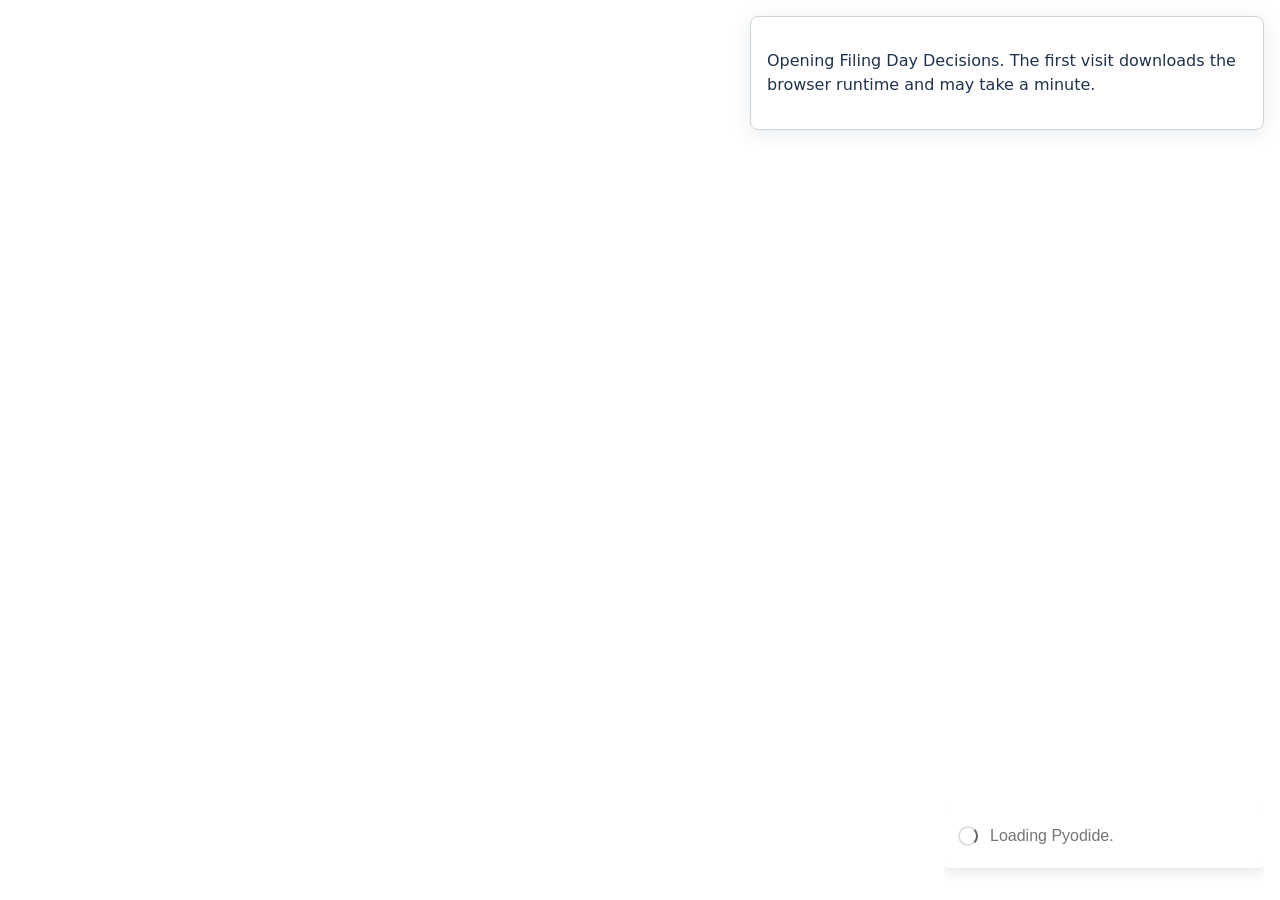
<file: index.html>
<!doctype html>
<html lang="en">
  <head>
    <meta charset="utf-8">
    <meta name="viewport" content="width=device-width,initial-scale=1">
    <title>Filing Day Decisions — browser activity</title>
    <link rel="stylesheet" href="./vendor/stlite.css">
    <style>
      #startup-notice { position: fixed; z-index: 10000; top: 1rem; right: 1rem; max-width: 30rem; padding: 1rem; border: 1px solid #ccd3db; border-radius: .5rem; background: #fff; color: #20324c; font: 1rem/1.5 system-ui, sans-serif; box-shadow: 0 4px 20px #20324c18; }
      #startup-notice[hidden], #startup-retry[hidden] { display: none; }
      #startup-retry { min-height: 44px; padding: .5rem 1rem; border: 1px solid #66768e; border-radius: .3rem; background: #fff; color: #20324c; cursor: pointer; font: inherit; }
      #startup-retry:focus-visible { outline: 2px solid #0759bf; outline-offset: 2px; }
      @media (max-width: 480px) { #startup-notice { left: 1rem; max-width: none; } }
    </style>
  </head>
  <body>
    <div id="root"></div>
    <aside id="startup-notice" role="status" aria-live="polite">
      <p id="startup-message">Opening Filing Day Decisions. The first visit downloads the browser runtime and may take a minute.</p>
      <button id="startup-retry" type="button" hidden>Retry loading</button>
    </aside>
    <noscript>This activity needs JavaScript and WebAssembly enabled.</noscript>
    <script type="module">
      const notice = document.getElementById("startup-notice");
      const message = document.getElementById("startup-message");
      const retry = document.getElementById("startup-retry");
      // Reload the current address. Never clear, replace or reconstruct progress.
      retry.addEventListener("click", () => window.location.reload());
      const offerRetry = text => {
        notice.hidden = false;
        message.textContent = text;
        retry.hidden = false;
      };
      const startupTimer = window.setTimeout(() => offerRetry("This is taking longer than expected. You can keep waiting or retry loading. Work saved in this address will be kept."), 60000);
      const ready = () => {
        if (document.querySelector(".st-key-browser_back button")) {
          window.clearTimeout(startupTimer);
          notice.hidden = true;
          observer.disconnect();
        }
      };
      const observer = new MutationObserver(ready);
      observer.observe(document.getElementById("root"), {childList: true, subtree: true});
      try {
        const { mount } = await import("./vendor/stlite.js");
        const response = await fetch("./app.json");
        if (!response.ok) throw new Error("Application files unavailable");
        const config = await response.json();
        config.pyodideUrl = new URL(config.pyodideUrl, window.location.href).href;
        config.requirements = config.requirements.map(url => new URL(url, window.location.href).href);
        const activity = mount(config, document.getElementById("root"));
        activity._kernel.addEventListener("loadError", () => {
          window.clearTimeout(startupTimer);
          offerRetry("The activity could not load. Check your connection and retry. Work saved in this address will be kept.");
        });
        ready();
      } catch (error) {
        window.clearTimeout(startupTimer);
        offerRetry("The activity could not load. Check your connection and retry. Work saved in this address will be kept.");
      }
    </script>
  </body>
</html>
</file>
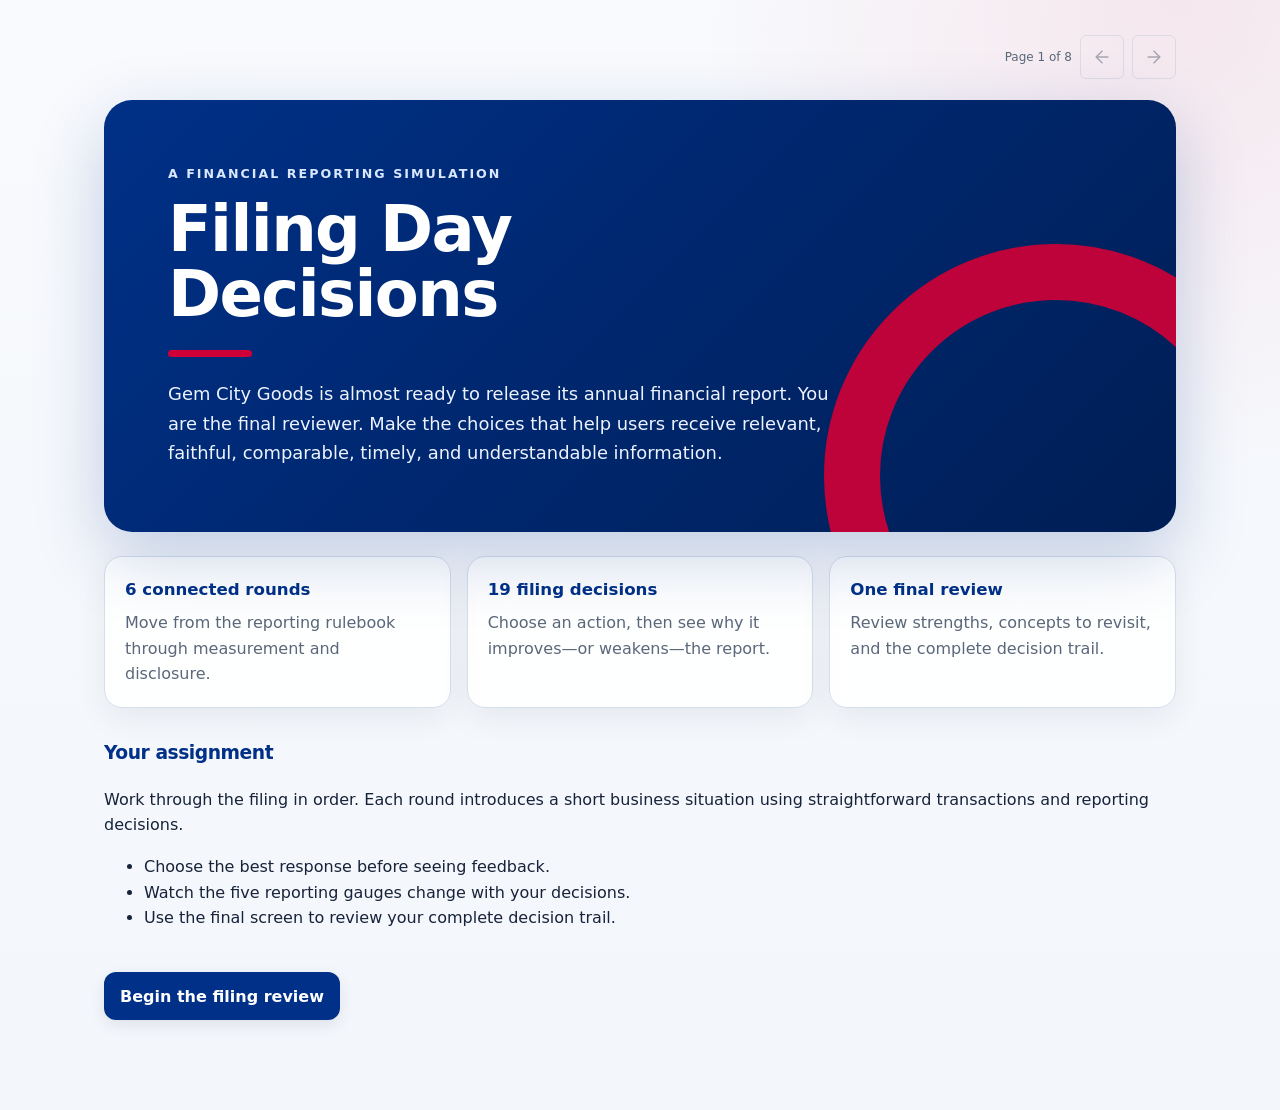
<file: js/index.html>
<!doctype html>
<html lang="en">
<head>
  <meta charset="utf-8">
  <meta name="viewport" content="width=device-width, initial-scale=1">
  <meta name="description" content="Make the financial reporting choices that help users receive relevant, faithful, comparable, timely and understandable information.">
  <meta name="theme-color" content="#003087">
  <link rel="icon" href="data:image/svg+xml,%3Csvg%20xmlns%3D%22http%3A%2F%2Fwww.w3.org%2F2000%2Fsvg%22%20viewBox%3D%220%200%2064%2064%22%3E%3Ctext%20y%3D%2252%22%20font-size%3D%2254%22%3E%F0%9F%93%91%3C%2Ftext%3E%3C%2Fsvg%3E">
  <title>Filing Day Decisions</title>
  <link rel="stylesheet" href="./original.css">
  <link rel="stylesheet" href="./style.css">
  <script type="module" src="./app.js"></script>
</head>
<body>
  <a class="skip-link" href="#lesson">Skip to activity</a>
  <main>
    <nav class="review-navigation" aria-label="Review navigation">
      <span id="page-counter"></span>
      <button id="back" type="button" aria-label="Back" title="Review the previous reached page. Earlier pages are read-only."><svg viewBox="0 0 24 24" aria-hidden="true"><path d="M19 12H5m0 0 7-7m-7 7 7 7"/></svg></button>
      <button id="forward" type="button" aria-label="Forward" title="Review the next reached page. Submit and continue to earn new rounds."><svg viewBox="0 0 24 24" aria-hidden="true"><path d="M5 12h14m0 0-7-7m7 7-7 7"/></svg></button>
    </nav>
    <div id="review-message" role="status"></div>
    <p id="save-error" class="notice warning" role="alert" hidden></p>
    <section id="lesson" tabindex="-1" aria-label="Current filing page" aria-busy="true"><p>Opening Filing Day Decisions…</p></section>
    <noscript>This activity requires JavaScript in a current browser.</noscript>
  </main>
</body>
</html>
</file>
<file: vendor/stlite.css>
@font-face{font-display:block;font-family:KaTeX_AMS;font-style:normal;font-weight:400;src:url(./assets/a79f1c3119cd700d.woff2)format("woff2"),url(./assets/1608a09b4aff30c2.woff)format("woff"),url(./assets/4aafdb685c2bf1c9.ttf)format("truetype")}@font-face{font-display:block;font-family:KaTeX_Caligraphic;font-style:normal;font-weight:700;src:url(./assets/ec17d132645b2c86.woff2)format("woff2"),url(./assets/b67709187bb0654a.woff)format("woff"),url(./assets/cce5b8ecea35407a.ttf)format("truetype")}@font-face{font-display:block;font-family:KaTeX_Caligraphic;font-style:normal;font-weight:400;src:url(./assets/55fac25845c12663.woff2)format("woff2"),url(./assets/dad44a7fc678e2ca.woff)format("woff"),url(./assets/07ef19e7b06429d4.ttf)format("truetype")}@font-face{font-display:block;font-family:KaTeX_Fraktur;font-style:normal;font-weight:700;src:url(./assets/d42a5579b0283025.woff2)format("woff2"),url(./assets/9f256b8593ce632e.woff)format("woff"),url(./assets/b18f59e1d1359581.ttf)format("truetype")}@font-face{font-display:block;font-family:KaTeX_Fraktur;font-style:normal;font-weight:400;src:url(./assets/d3c882a649b3f4fa.woff2)format("woff2"),url(./assets/7c1871215eef4da8.woff)format("woff"),url(./assets/ed38e79f5799ceca.ttf)format("truetype")}@font-face{font-display:block;font-family:KaTeX_Main;font-style:normal;font-weight:700;src:url(./assets/c3fb5ac22fd413f2.woff2)format("woff2"),url(./assets/d181c4650dd0c0fe.woff)format("woff"),url(./assets/b74a1a8b2c5d73c2.ttf)format("truetype")}@font-face{font-display:block;font-family:KaTeX_Main;font-style:italic;font-weight:700;src:url(./assets/6f2bb1dff24614a5.woff2)format("woff2"),url(./assets/e3f82f9d2724733a.woff)format("woff"),url(./assets/70d8b0a530ab8484.ttf)format("truetype")}@font-face{font-display:block;font-family:KaTeX_Main;font-style:italic;font-weight:400;src:url(./assets/8916142bec8821e7.woff2)format("woff2"),url(./assets/9024d815ba48fa55.woff)format("woff"),url(./assets/47373d1e512354bb.ttf)format("truetype")}@font-face{font-display:block;font-family:KaTeX_Main;font-style:normal;font-weight:400;src:url(./assets/0462f03bdf9d9e26.woff2)format("woff2"),url(./assets/7f51fe034014000e.woff)format("woff"),url(./assets/b7f8fe9b5f78a977.ttf)format("truetype")}@font-face{font-display:block;font-family:KaTeX_Math;font-style:italic;font-weight:700;src:url(./assets/572d331f69425f62.woff2)format("woff2"),url(./assets/f1035d8d5d945108.woff)format("woff"),url(./assets/a879cf8383e22737.ttf)format("truetype")}@font-face{font-display:block;font-family:KaTeX_Math;font-style:italic;font-weight:400;src:url(./assets/f28c23acad0b6d75.woff2)format("woff2"),url(./assets/5295ba483ad9f51a.woff)format("woff"),url(./assets/939bc64440a13865.ttf)format("truetype")}@font-face{font-display:block;font-family:KaTeX_SansSerif;font-style:normal;font-weight:700;src:url(./assets/8c5b5494b63adb73.woff2)format("woff2"),url(./assets/bf59d231c34de257.woff)format("woff"),url(./assets/94e1e8dc5ff5d517.ttf)format("truetype")}@font-face{font-display:block;font-family:KaTeX_SansSerif;font-style:italic;font-weight:400;src:url(./assets/3b1e59b3ba055bda.woff2)format("woff2"),url(./assets/7c9bc82b17fa2586.woff)format("woff"),url(./assets/b4c20c84d8259773.ttf)format("truetype")}@font-face{font-display:block;font-family:KaTeX_SansSerif;font-style:normal;font-weight:400;src:url(./assets/ba21ed5f8468b2b7.woff2)format("woff2"),url(./assets/740484788f643b19.woff)format("woff"),url(./assets/d4d7ba480428fe6e.ttf)format("truetype")}@font-face{font-display:block;font-family:KaTeX_Script;font-style:normal;font-weight:400;src:url(./assets/03e9641d6f9e9223.woff2)format("woff2"),url(./assets/0750571032beef1a.woff)format("woff"),url(./assets/fe9cbbe1a0f37727.ttf)format("truetype")}@font-face{font-display:block;font-family:KaTeX_Size1;font-style:normal;font-weight:400;src:url(./assets/eae34984b3dc1874.woff2)format("woff2"),url(./assets/e1e279cbdd2feecd.woff)format("woff"),url(./assets/fabc004aab10cb40.ttf)format("truetype")}@font-face{font-display:block;font-family:KaTeX_Size2;font-style:normal;font-weight:400;src:url(./assets/5916a24fa3ab2b17.woff2)format("woff2"),url(./assets/577270225ea69a74.woff)format("woff"),url(./assets/d6b476ecd3949434.ttf)format("truetype")}@font-face{font-display:block;font-family:KaTeX_Size3;font-style:normal;font-weight:400;src:url(./assets/b4230e7e83f57db8.woff2)format("woff2"),url(./assets/9acaf01c6476f53a.woff)format("woff"),url(./assets/a144ef5840bbd063.ttf)format("truetype")}@font-face{font-display:block;font-family:KaTeX_Size4;font-style:normal;font-weight:400;src:url(./assets/10d95fd3a2a3c8c5.woff2)format("woff2"),url(./assets/7a996c9da2ec18e6.woff)format("woff"),url(./assets/fbccdabe0ae624b8.ttf)format("truetype")}@font-face{font-display:block;font-family:KaTeX_Typewriter;font-style:normal;font-weight:400;src:url(./assets/a8709e36220dee77.woff2)format("woff2"),url(./assets/6258592bdc9387b6.woff)format("woff"),url(./assets/d97aaf4a1ebf38b0.ttf)format("truetype")}.katex{text-indent:0;text-rendering:auto;font:1.21em/1.2 KaTeX_Main,Times New Roman,serif;position:relative}.katex *{border-color:currentColor;-ms-high-contrast-adjust:none!important}.katex .katex-version:after{content:"0.16.47"}.katex .katex-mathml{clip-path:inset(50%);border:0;width:1px;height:1px;padding:0;position:absolute;overflow:hidden}.katex .katex-html>.newline{display:block}.katex .base{white-space:nowrap;width:min-content;position:relative}.katex .base,.katex .strut{display:inline-block}.katex .textbf{font-weight:700}.katex .textit{font-style:italic}.katex .textrm{font-family:KaTeX_Main}.katex .textsf{font-family:KaTeX_SansSerif}.katex .texttt{font-family:KaTeX_Typewriter}.katex .mathnormal{font-family:KaTeX_Math;font-style:italic}.katex .mathit{font-family:KaTeX_Main;font-style:italic}.katex .mathrm{font-style:normal}.katex .mathbf{font-family:KaTeX_Main;font-weight:700}.katex .boldsymbol{font-family:KaTeX_Math;font-style:italic;font-weight:700}.katex .amsrm,.katex .mathbb,.katex .textbb{font-family:KaTeX_AMS}.katex .mathcal{font-family:KaTeX_Caligraphic}.katex .mathfrak,.katex .textfrak{font-family:KaTeX_Fraktur}.katex .mathboldfrak,.katex .textboldfrak{font-family:KaTeX_Fraktur;font-weight:700}.katex .mathtt{font-family:KaTeX_Typewriter}.katex .mathscr,.katex .textscr{font-family:KaTeX_Script}.katex .mathsf,.katex .textsf{font-family:KaTeX_SansSerif}.katex .mathboldsf,.katex .textboldsf{font-family:KaTeX_SansSerif;font-weight:700}.katex .mathitsf,.katex .mathsfit,.katex .textitsf{font-family:KaTeX_SansSerif;font-style:italic}.katex .mainrm{font-family:KaTeX_Main;font-style:normal}.katex .vlist-t{border-collapse:collapse;table-layout:fixed;display:inline-table}.katex .vlist-r{display:table-row}.katex .vlist{vertical-align:bottom;display:table-cell;position:relative}.katex .vlist>span{height:0;display:block;position:relative}.katex .vlist>span>span{display:inline-block}.katex .vlist>span>.pstrut{width:0;overflow:hidden}.katex .vlist-t2{margin-right:-2px}.katex .vlist-s{vertical-align:bottom;width:2px;min-width:2px;font-size:1px;display:table-cell}.katex .vbox{flex-direction:column;align-items:baseline;display:inline-flex}.katex .hbox{width:100%}.katex .hbox,.katex .thinbox{flex-direction:row;display:inline-flex}.katex .thinbox{width:0;max-width:0}.katex .msupsub{text-align:left}.katex .mfrac>span>span{text-align:center}.katex .mfrac .frac-line{border-bottom-style:solid;width:100%;display:inline-block}.katex .hdashline,.katex .hline,.katex .mfrac .frac-line,.katex .overline .overline-line,.katex .rule,.katex .underline .underline-line{min-height:1px}.katex .mspace{display:inline-block}.katex .smash{line-height:0;display:inline}.katex .clap,.katex .llap,.katex .rlap{width:0;position:relative}.katex .clap>.inner,.katex .llap>.inner,.katex .rlap>.inner{position:absolute}.katex .clap>.fix,.katex .llap>.fix,.katex .rlap>.fix{display:inline-block}.katex .llap>.inner{right:0}.katex .clap>.inner,.katex .rlap>.inner{left:0}.katex .clap>.inner>span{margin-left:-50%;margin-right:50%}.katex .rule{border:0 solid;display:inline-block;position:relative}.katex .hline,.katex .overline .overline-line,.katex .underline .underline-line{border-bottom-style:solid;width:100%;display:inline-block}.katex .hdashline{border-bottom-style:dashed;width:100%;display:inline-block}.katex .sqrt>.root{margin-left:.277778em;margin-right:-.555556em}.katex .fontsize-ensurer.reset-size1.size1,.katex .sizing.reset-size1.size1{font-size:1em}.katex .fontsize-ensurer.reset-size1.size2,.katex .sizing.reset-size1.size2{font-size:1.2em}.katex .fontsize-ensurer.reset-size1.size3,.katex .sizing.reset-size1.size3{font-size:1.4em}.katex .fontsize-ensurer.reset-size1.size4,.katex .sizing.reset-size1.size4{font-size:1.6em}.katex .fontsize-ensurer.reset-size1.size5,.katex .sizing.reset-size1.size5{font-size:1.8em}.katex .fontsize-ensurer.reset-size1.size6,.katex .sizing.reset-size1.size6{font-size:2em}.katex .fontsize-ensurer.reset-size1.size7,.katex .sizing.reset-size1.size7{font-size:2.4em}.katex .fontsize-ensurer.reset-size1.size8,.katex .sizing.reset-size1.size8{font-size:2.88em}.katex .fontsize-ensurer.reset-size1.size9,.katex .sizing.reset-size1.size9{font-size:3.456em}.katex .fontsize-ensurer.reset-size1.size10,.katex .sizing.reset-size1.size10{font-size:4.148em}.katex .fontsize-ensurer.reset-size1.size11,.katex .sizing.reset-size1.size11{font-size:4.976em}.katex .fontsize-ensurer.reset-size2.size1,.katex .sizing.reset-size2.size1{font-size:.833333em}.katex .fontsize-ensurer.reset-size2.size2,.katex .sizing.reset-size2.size2{font-size:1em}.katex .fontsize-ensurer.reset-size2.size3,.katex .sizing.reset-size2.size3{font-size:1.16667em}.katex .fontsize-ensurer.reset-size2.size4,.katex .sizing.reset-size2.size4{font-size:1.33333em}.katex .fontsize-ensurer.reset-size2.size5,.katex .sizing.reset-size2.size5{font-size:1.5em}.katex .fontsize-ensurer.reset-size2.size6,.katex .sizing.reset-size2.size6{font-size:1.66667em}.katex .fontsize-ensurer.reset-size2.size7,.katex .sizing.reset-size2.size7{font-size:2em}.katex .fontsize-ensurer.reset-size2.size8,.katex .sizing.reset-size2.size8{font-size:2.4em}.katex .fontsize-ensurer.reset-size2.size9,.katex .sizing.reset-size2.size9{font-size:2.88em}.katex .fontsize-ensurer.reset-size2.size10,.katex .sizing.reset-size2.size10{font-size:3.45667em}.katex .fontsize-ensurer.reset-size2.size11,.katex .sizing.reset-size2.size11{font-size:4.14667em}.katex .fontsize-ensurer.reset-size3.size1,.katex .sizing.reset-size3.size1{font-size:.714286em}.katex .fontsize-ensurer.reset-size3.size2,.katex .sizing.reset-size3.size2{font-size:.857143em}.katex .fontsize-ensurer.reset-size3.size3,.katex .sizing.reset-size3.size3{font-size:1em}.katex .fontsize-ensurer.reset-size3.size4,.katex .sizing.reset-size3.size4{font-size:1.14286em}.katex .fontsize-ensurer.reset-size3.size5,.katex .sizing.reset-size3.size5{font-size:1.28571em}.katex .fontsize-ensurer.reset-size3.size6,.katex .sizing.reset-size3.size6{font-size:1.42857em}.katex .fontsize-ensurer.reset-size3.size7,.katex .sizing.reset-size3.size7{font-size:1.71429em}.katex .fontsize-ensurer.reset-size3.size8,.katex .sizing.reset-size3.size8{font-size:2.05714em}.katex .fontsize-ensurer.reset-size3.size9,.katex .sizing.reset-size3.size9{font-size:2.46857em}.katex .fontsize-ensurer.reset-size3.size10,.katex .sizing.reset-size3.size10{font-size:2.96286em}.katex .fontsize-ensurer.reset-size3.size11,.katex .sizing.reset-size3.size11{font-size:3.55429em}.katex .fontsize-ensurer.reset-size4.size1,.katex .sizing.reset-size4.size1{font-size:.625em}.katex .fontsize-ensurer.reset-size4.size2,.katex .sizing.reset-size4.size2{font-size:.75em}.katex .fontsize-ensurer.reset-size4.size3,.katex .sizing.reset-size4.size3{font-size:.875em}.katex .fontsize-ensurer.reset-size4.size4,.katex .sizing.reset-size4.size4{font-size:1em}.katex .fontsize-ensurer.reset-size4.size5,.katex .sizing.reset-size4.size5{font-size:1.125em}.katex .fontsize-ensurer.reset-size4.size6,.katex .sizing.reset-size4.size6{font-size:1.25em}.katex .fontsize-ensurer.reset-size4.size7,.katex .sizing.reset-size4.size7{font-size:1.5em}.katex .fontsize-ensurer.reset-size4.size8,.katex .sizing.reset-size4.size8{font-size:1.8em}.katex .fontsize-ensurer.reset-size4.size9,.katex .sizing.reset-size4.size9{font-size:2.16em}.katex .fontsize-ensurer.reset-size4.size10,.katex .sizing.reset-size4.size10{font-size:2.5925em}.katex .fontsize-ensurer.reset-size4.size11,.katex .sizing.reset-size4.size11{font-size:3.11em}.katex .fontsize-ensurer.reset-size5.size1,.katex .sizing.reset-size5.size1{font-size:.555556em}.katex .fontsize-ensurer.reset-size5.size2,.katex .sizing.reset-size5.size2{font-size:.666667em}.katex .fontsize-ensurer.reset-size5.size3,.katex .sizing.reset-size5.size3{font-size:.777778em}.katex .fontsize-ensurer.reset-size5.size4,.katex .sizing.reset-size5.size4{font-size:.888889em}.katex .fontsize-ensurer.reset-size5.size5,.katex .sizing.reset-size5.size5{font-size:1em}.katex .fontsize-ensurer.reset-size5.size6,.katex .sizing.reset-size5.size6{font-size:1.11111em}.katex .fontsize-ensurer.reset-size5.size7,.katex .sizing.reset-size5.size7{font-size:1.33333em}.katex .fontsize-ensurer.reset-size5.size8,.katex .sizing.reset-size5.size8{font-size:1.6em}.katex .fontsize-ensurer.reset-size5.size9,.katex .sizing.reset-size5.size9{font-size:1.92em}.katex .fontsize-ensurer.reset-size5.size10,.katex .sizing.reset-size5.size10{font-size:2.30444em}.katex .fontsize-ensurer.reset-size5.size11,.katex .sizing.reset-size5.size11{font-size:2.76444em}.katex .fontsize-ensurer.reset-size6.size1,.katex .sizing.reset-size6.size1{font-size:.5em}.katex .fontsize-ensurer.reset-size6.size2,.katex .sizing.reset-size6.size2{font-size:.6em}.katex .fontsize-ensurer.reset-size6.size3,.katex .sizing.reset-size6.size3{font-size:.7em}.katex .fontsize-ensurer.reset-size6.size4,.katex .sizing.reset-size6.size4{font-size:.8em}.katex .fontsize-ensurer.reset-size6.size5,.katex .sizing.reset-size6.size5{font-size:.9em}.katex .fontsize-ensurer.reset-size6.size6,.katex .sizing.reset-size6.size6{font-size:1em}.katex .fontsize-ensurer.reset-size6.size7,.katex .sizing.reset-size6.size7{font-size:1.2em}.katex .fontsize-ensurer.reset-size6.size8,.katex .sizing.reset-size6.size8{font-size:1.44em}.katex .fontsize-ensurer.reset-size6.size9,.katex .sizing.reset-size6.size9{font-size:1.728em}.katex .fontsize-ensurer.reset-size6.size10,.katex .sizing.reset-size6.size10{font-size:2.074em}.katex .fontsize-ensurer.reset-size6.size11,.katex .sizing.reset-size6.size11{font-size:2.488em}.katex .fontsize-ensurer.reset-size7.size1,.katex .sizing.reset-size7.size1{font-size:.416667em}.katex .fontsize-ensurer.reset-size7.size2,.katex .sizing.reset-size7.size2{font-size:.5em}.katex .fontsize-ensurer.reset-size7.size3,.katex .sizing.reset-size7.size3{font-size:.583333em}.katex .fontsize-ensurer.reset-size7.size4,.katex .sizing.reset-size7.size4{font-size:.666667em}.katex .fontsize-ensurer.reset-size7.size5,.katex .sizing.reset-size7.size5{font-size:.75em}.katex .fontsize-ensurer.reset-size7.size6,.katex .sizing.reset-size7.size6{font-size:.833333em}.katex .fontsize-ensurer.reset-size7.size7,.katex .sizing.reset-size7.size7{font-size:1em}.katex .fontsize-ensurer.reset-size7.size8,.katex .sizing.reset-size7.size8{font-size:1.2em}.katex .fontsize-ensurer.reset-size7.size9,.katex .sizing.reset-size7.size9{font-size:1.44em}.katex .fontsize-ensurer.reset-size7.size10,.katex .sizing.reset-size7.size10{font-size:1.72833em}.katex .fontsize-ensurer.reset-size7.size11,.katex .sizing.reset-size7.size11{font-size:2.07333em}.katex .fontsize-ensurer.reset-size8.size1,.katex .sizing.reset-size8.size1{font-size:.347222em}.katex .fontsize-ensurer.reset-size8.size2,.katex .sizing.reset-size8.size2{font-size:.416667em}.katex .fontsize-ensurer.reset-size8.size3,.katex .sizing.reset-size8.size3{font-size:.486111em}.katex .fontsize-ensurer.reset-size8.size4,.katex .sizing.reset-size8.size4{font-size:.555556em}.katex .fontsize-ensurer.reset-size8.size5,.katex .sizing.reset-size8.size5{font-size:.625em}.katex .fontsize-ensurer.reset-size8.size6,.katex .sizing.reset-size8.size6{font-size:.694444em}.katex .fontsize-ensurer.reset-size8.size7,.katex .sizing.reset-size8.size7{font-size:.833333em}.katex .fontsize-ensurer.reset-size8.size8,.katex .sizing.reset-size8.size8{font-size:1em}.katex .fontsize-ensurer.reset-size8.size9,.katex .sizing.reset-size8.size9{font-size:1.2em}.katex .fontsize-ensurer.reset-size8.size10,.katex .sizing.reset-size8.size10{font-size:1.44028em}.katex .fontsize-ensurer.reset-size8.size11,.katex .sizing.reset-size8.size11{font-size:1.72778em}.katex .fontsize-ensurer.reset-size9.size1,.katex .sizing.reset-size9.size1{font-size:.289352em}.katex .fontsize-ensurer.reset-size9.size2,.katex .sizing.reset-size9.size2{font-size:.347222em}.katex .fontsize-ensurer.reset-size9.size3,.katex .sizing.reset-size9.size3{font-size:.405093em}.katex .fontsize-ensurer.reset-size9.size4,.katex .sizing.reset-size9.size4{font-size:.462963em}.katex .fontsize-ensurer.reset-size9.size5,.katex .sizing.reset-size9.size5{font-size:.520833em}.katex .fontsize-ensurer.reset-size9.size6,.katex .sizing.reset-size9.size6{font-size:.578704em}.katex .fontsize-ensurer.reset-size9.size7,.katex .sizing.reset-size9.size7{font-size:.694444em}.katex .fontsize-ensurer.reset-size9.size8,.katex .sizing.reset-size9.size8{font-size:.833333em}.katex .fontsize-ensurer.reset-size9.size9,.katex .sizing.reset-size9.size9{font-size:1em}.katex .fontsize-ensurer.reset-size9.size10,.katex .sizing.reset-size9.size10{font-size:1.20023em}.katex .fontsize-ensurer.reset-size9.size11,.katex .sizing.reset-size9.size11{font-size:1.43981em}.katex .fontsize-ensurer.reset-size10.size1,.katex .sizing.reset-size10.size1{font-size:.24108em}.katex .fontsize-ensurer.reset-size10.size2,.katex .sizing.reset-size10.size2{font-size:.289296em}.katex .fontsize-ensurer.reset-size10.size3,.katex .sizing.reset-size10.size3{font-size:.337512em}.katex .fontsize-ensurer.reset-size10.size4,.katex .sizing.reset-size10.size4{font-size:.385728em}.katex .fontsize-ensurer.reset-size10.size5,.katex .sizing.reset-size10.size5{font-size:.433944em}.katex .fontsize-ensurer.reset-size10.size6,.katex .sizing.reset-size10.size6{font-size:.48216em}.katex .fontsize-ensurer.reset-size10.size7,.katex .sizing.reset-size10.size7{font-size:.578592em}.katex .fontsize-ensurer.reset-size10.size8,.katex .sizing.reset-size10.size8{font-size:.694311em}.katex .fontsize-ensurer.reset-size10.size9,.katex .sizing.reset-size10.size9{font-size:.833173em}.katex .fontsize-ensurer.reset-size10.size10,.katex .sizing.reset-size10.size10{font-size:1em}.katex .fontsize-ensurer.reset-size10.size11,.katex .sizing.reset-size10.size11{font-size:1.19961em}.katex .fontsize-ensurer.reset-size11.size1,.katex .sizing.reset-size11.size1{font-size:.200965em}.katex .fontsize-ensurer.reset-size11.size2,.katex .sizing.reset-size11.size2{font-size:.241158em}.katex .fontsize-ensurer.reset-size11.size3,.katex .sizing.reset-size11.size3{font-size:.281351em}.katex .fontsize-ensurer.reset-size11.size4,.katex .sizing.reset-size11.size4{font-size:.321543em}.katex .fontsize-ensurer.reset-size11.size5,.katex .sizing.reset-size11.size5{font-size:.361736em}.katex .fontsize-ensurer.reset-size11.size6,.katex .sizing.reset-size11.size6{font-size:.401929em}.katex .fontsize-ensurer.reset-size11.size7,.katex .sizing.reset-size11.size7{font-size:.482315em}.katex .fontsize-ensurer.reset-size11.size8,.katex .sizing.reset-size11.size8{font-size:.578778em}.katex .fontsize-ensurer.reset-size11.size9,.katex .sizing.reset-size11.size9{font-size:.694534em}.katex .fontsize-ensurer.reset-size11.size10,.katex .sizing.reset-size11.size10{font-size:.833601em}.katex .fontsize-ensurer.reset-size11.size11,.katex .sizing.reset-size11.size11{font-size:1em}.katex .delimsizing.size1{font-family:KaTeX_Size1}.katex .delimsizing.size2{font-family:KaTeX_Size2}.katex .delimsizing.size3{font-family:KaTeX_Size3}.katex .delimsizing.size4{font-family:KaTeX_Size4}.katex .delimsizing.mult .delim-size1>span{font-family:KaTeX_Size1}.katex .delimsizing.mult .delim-size4>span{font-family:KaTeX_Size4}.katex .nulldelimiter{width:.12em;display:inline-block}.katex .delimcenter,.katex .op-symbol{position:relative}.katex .op-symbol.small-op{font-family:KaTeX_Size1}.katex .op-symbol.large-op{font-family:KaTeX_Size2}.katex .accent>.vlist-t,.katex .op-limits>.vlist-t{text-align:center}.katex .accent .accent-body{position:relative}.katex .accent .accent-body:not(.accent-full){width:0}.katex .overlay{display:block}.katex .mtable .vertical-separator{min-width:1px;display:inline-block}.katex .mtable .arraycolsep{display:inline-block}.katex .mtable .col-align-c>.vlist-t{text-align:center}.katex .mtable .col-align-l>.vlist-t{text-align:left}.katex .mtable .col-align-r>.vlist-t{text-align:right}.katex .svg-align{text-align:left}.katex svg{fill:currentColor;stroke:currentColor;height:inherit;width:100%;display:block;position:absolute}.katex svg path{stroke:none}.katex svg{fill-rule:nonzero;fill-opacity:1;stroke-width:1px;stroke-linecap:butt;stroke-linejoin:miter;stroke-miterlimit:4;stroke-dasharray:none;stroke-dashoffset:0;stroke-opacity:1}.katex img{border-style:none;min-width:0;max-width:none;min-height:0;max-height:none}.katex .stretchy{width:100%;display:block;position:relative;overflow:hidden}.katex .stretchy:after,.katex .stretchy:before{content:""}.katex .hide-tail{width:100%;position:relative;overflow:hidden}.katex .halfarrow-left{width:50.2%;position:absolute;left:0;overflow:hidden}.katex .halfarrow-right{width:50.2%;position:absolute;right:0;overflow:hidden}.katex .brace-left{width:25.1%;position:absolute;left:0;overflow:hidden}.katex .brace-center{width:50%;position:absolute;left:25%;overflow:hidden}.katex .brace-right{width:25.1%;position:absolute;right:0;overflow:hidden}.katex .x-arrow-pad{padding:0 .5em}.katex .cd-arrow-pad{padding:0 .55556em 0 .27778em}.katex .mover,.katex .munder,.katex .x-arrow{text-align:center}.katex .boxpad{padding:0 .3em}.katex .fbox,.katex .fcolorbox{box-sizing:border-box;border:.04em solid}.katex .cancel-pad{padding:0 .2em}.katex .cancel-lap{margin-left:-.2em;margin-right:-.2em}.katex .sout{border-bottom-style:solid;border-bottom-width:.08em}.katex .angl{box-sizing:border-box;border-top:.049em solid;border-right:.049em solid;margin-right:.03889em}.katex .anglpad{padding:0 .03889em}.katex .eqn-num:before{content:"(" counter(katexEqnNo) ")";counter-increment:katexEqnNo}.katex .mml-eqn-num:before{content:"(" counter(mmlEqnNo) ")";counter-increment:mmlEqnNo}.katex .mtr-glue{width:50%}.katex .cd-vert-arrow{display:inline-block;position:relative}.katex .cd-label-left{text-align:left;display:inline-block;position:absolute;right:calc(50% + .3em)}.katex .cd-label-right{text-align:right;display:inline-block;position:absolute;left:calc(50% + .3em)}.katex-display{text-align:center;margin:1em 0;display:block}.katex-display>.katex{text-align:center;white-space:nowrap;display:block}.katex-display>.katex>.katex-html{display:block;position:relative}.katex-display>.katex>.katex-html>.tag{position:absolute;right:0}.katex-display.leqno>.katex>.katex-html>.tag{left:0;right:auto}.katex-display.fleqn>.katex{text-align:left;padding-left:2em}body{counter-reset:katexEqnNo mmlEqnNo}@font-face{font-family:Source Code Pro;font-weight:100 900;font-style:normal;src:url(./assets/a804e71d97445f8d.woff2)format("woff2")}@font-face{font-family:Source Code Pro;font-weight:100 900;font-style:italic;src:url(./assets/8f3fbac23cf728b8.woff2)format("woff2")}@font-face{font-family:Source Sans;font-weight:100 900;font-style:normal;src:url(./assets/512f7db3dabc21be.woff2)format("woff2")}@font-face{font-family:Source Sans;font-weight:100 900;font-style:italic;src:url(./assets/7792f25d7cfcf9ce.woff2)format("woff2")}@font-face{font-family:Source Serif;font-weight:100 900;font-style:normal;src:url(./assets/3c140978545d93ab.woff2)format("woff2")}@font-face{font-family:Source Serif;font-weight:100 900;font-style:italic;src:url(./assets/a076e6c278e8bf5c.woff2)format("woff2")}@font-face{font-family:Material Symbols Rounded;font-style:normal;font-weight:400;font-display:block;src:url(./assets/aec331590fac9222.woff2)format("woff2")}.gdg-r17m35ur{background-color:var(--gdg-bg-header-has-focus);box-shadow:0 0 0 1px var(--gdg-border-color);color:var(--gdg-text-group-header);min-height:var(--r17m35ur-0);font:var(--gdg-header-font-style) var(--gdg-font-family);border:none;border-radius:9px;outline:none;flex-grow:1;padding:0 8px}.gdg-c1tqibwd{background-color:var(--gdg-bg-header);align-items:center;padding:0 8px;display:flex}.gdg-s1dgczr6 .dvn-scroller{overflow:var(--s1dgczr6-0);transform:translateZ(0)}.gdg-s1dgczr6 .dvn-hidden{visibility:hidden}.gdg-s1dgczr6 .dvn-scroll-inner{pointer-events:none;display:flex}.gdg-s1dgczr6 .dvn-scroll-inner>*{flex-shrink:0}.gdg-s1dgczr6 .dvn-scroll-inner .dvn-spacer{flex-grow:1}.gdg-s1dgczr6 .dvn-scroll-inner .dvn-stack{flex-direction:column;display:flex}.gdg-s1dgczr6 .dvn-underlay>*{position:absolute;top:0;left:0}.gdg-s1dgczr6 canvas{outline:none}.gdg-s1dgczr6 canvas *{height:0}.gdg-wmyidgi{min-width:10px;max-width:100%;min-height:10px;max-height:100%;width:var(--wmyidgi-0);height:var(--wmyidgi-1);direction:ltr;position:relative;overflow:clip}.gdg-wmyidgi>:first-child{width:100%;height:100%;position:absolute;top:0;left:0}.gdg-b1ygi5by{flex-wrap:wrap;margin-top:auto;margin-bottom:auto;display:flex;overflow:auto}.gdg-b1ygi5by .boe-bubble{border-radius:var(--gdg-rounding-radius,calc(var(--gdg-bubble-height) / 2));padding:0 var(--gdg-bubble-padding);height:var(--gdg-bubble-height);background-color:var(--gdg-bg-bubble);color:var(--gdg-text-dark);margin:var(--gdg-bubble-margin);white-space:nowrap;justify-content:center;align-items:center;display:flex}.gdg-b1ygi5by textarea{opacity:0;width:0;height:0;position:absolute;top:0;left:0}.gdg-u1rrojo{flex-grow:1;align-items:center;min-height:21px;display:flex}.gdg-u1rrojo .gdg-link-area{cursor:pointer;text-overflow:ellipsis;white-space:nowrap;color:var(--gdg-link-color);flex-grow:1;flex-shrink:1;margin-right:8px;overflow:hidden;text-decoration:underline!important}.gdg-u1rrojo .gdg-edit-icon{width:32px;color:var(--gdg-accent-color);cursor:pointer;flex-shrink:0;justify-content:center;align-items:center;display:flex}.gdg-u1rrojo .gdg-edit-icon>*{width:24px;height:24px}.gdg-u1rrojo textarea{opacity:0;width:0;height:0;position:absolute;top:0;left:0}.gdg-m1pnx84e{min-width:var(--m1pnx84e-0);width:100%;color:var(--gdg-text-dark);justify-content:space-between;align-items:flex-start;display:flex;position:relative}.gdg-m1pnx84e .gdg-g1y0xocz{flex-shrink:1;min-width:0}.gdg-m1pnx84e .gdg-spacer{flex:1}.gdg-m1pnx84e .gdg-edit-icon{cursor:pointer;color:var(--gdg-accent-color);width:24px;height:24px;transition:all "0.125s ease";border-radius:6px;flex-shrink:0;justify-content:center;align-items:center;padding:0;display:flex;position:relative}.gdg-m1pnx84e .gdg-edit-icon>*{width:16px;height:16px}.gdg-m1pnx84e .gdg-edit-hover :hover{background-color:var(--gdg-accent-light);transition:background-color .15s}.gdg-m1pnx84e .gdg-checkmark-hover :hover{color:#fff;background-color:var(--gdg-accent-color)}.gdg-m1pnx84e .gdg-md-edit-textarea{opacity:0;width:0;height:0;margin-top:25px;padding:0;position:relative;top:0;left:0}.gdg-m1pnx84e .gdg-ml-6{margin-left:6px}.gdg-d4zsq0x{flex-wrap:wrap;display:flex}.gdg-d4zsq0x .doe-bubble{background-color:var(--gdg-bg-cell);height:24px;color:var(--gdg-text-dark);border-radius:var(--gdg-rounding-radius,6px);justify-content:center;align-items:center;margin:2px;padding:0 8px;display:flex;box-shadow:0 0 1px #3e415666,0 1px 3px #3e415666}.gdg-d4zsq0x .doe-bubble img{object-fit:contain;height:16px;margin-right:4px}.gdg-d4zsq0x textarea{opacity:0;width:0;height:0;position:absolute;top:0;left:0}.gdg-i2iowwq{height:100%;display:flex}.gdg-i2iowwq .gdg-centering-container{justify-content:center;align-items:center;height:100%;display:flex}.gdg-i2iowwq .gdg-centering-container img,.gdg-i2iowwq .gdg-centering-container canvas{max-height:calc(100vh - var(--overlay-top) - 20px);object-fit:contain;-webkit-user-select:none;user-select:none}.gdg-i2iowwq .gdg-centering-container canvas{max-width:380px}.gdg-i2iowwq .gdg-edit-icon{width:48px;height:48px;color:var(--gdg-accent-color);cursor:pointer;justify-content:center;align-items:center;display:flex;position:absolute;top:12px;right:0}.gdg-i2iowwq .gdg-edit-icon>*{width:24px;height:24px}.gdg-i2iowwq textarea{opacity:0;width:0;height:0;position:absolute;top:0;left:0}.gdg-n15fjm3e{color:var(--gdg-text-dark);margin:6px 0 3px;display:flex}.gdg-n15fjm3e>input{font-size:var(--gdg-editor-font-size);font-family:var(--gdg-font-family);color:var(--gdg-text-dark);background-color:var(--gdg-bg-cell);padding:0}.gdg-d19meir1{box-sizing:border-box;--overlay-top:var(--d19meir1-0);left:var(--d19meir1-1);top:var(--d19meir1-0);min-width:var(--d19meir1-2);min-height:var(--d19meir1-3);width:max-content;max-width:400px;max-height:calc(100vh - var(--d19meir1-4));font-family:var(--gdg-font-family);font-size:var(--gdg-editor-font-size);text-align:start;flex-direction:column;display:flex;position:absolute;overflow:hidden}@keyframes glide_fade_in-gdg-d19meir1{0%{opacity:0}to{opacity:1}}.gdg-d19meir1.gdg-style{background-color:var(--gdg-bg-cell);box-shadow:0 0 0 1px var(--gdg-accent-color),0 0 1px #3e415666,0 6px 12px #3e415626;border-radius:2px;animation:60ms glide_fade_in-gdg-d19meir1}.gdg-d19meir1.gdg-pad{padding:var(--d19meir1-5) 8.5px 3px}.gdg-d19meir1 .gdg-clip-region{border-radius:2px;flex-direction:column;flex-grow:1;display:flex;overflow:hidden auto}.gdg-d19meir1 .gdg-clip-region .gdg-growing-entry{height:100%}.gdg-d19meir1 .gdg-clip-region input.gdg-input{border:0;outline:none;width:100%}.gdg-d19meir1 .gdg-clip-region textarea.gdg-input{border:0;outline:none}.gdg-seveqep{background-color:var(--gdg-bg-cell);color:var(--gdg-text-dark);border:1px solid var(--gdg-border-color);font-size:var(--gdg-editor-font-size);border-radius:6px;padding:8px;animation:.15s forwards gdg-search-fadein-gdg-seveqep;position:absolute;top:4px;right:20px}.gdg-seveqep.out{animation:.15s forwards gdg-search-fadeout-gdg-seveqep}.gdg-seveqep .gdg-search-bar-inner{display:flex}.gdg-seveqep .gdg-search-status{padding-top:4px;font-size:11px}.gdg-seveqep .gdg-search-progress{background-color:var(--gdg-text-light);height:4px;position:absolute;bottom:0;left:0}.gdg-seveqep input{width:220px;color:var(--gdg-text-dark);background-color:var(--gdg-bg-cell);border:0;outline:none}.gdg-seveqep button{cursor:pointer;width:24px;height:24px;color:var(--gdg-text-medium);background:0 0;border:none;outline:none;justify-content:center;align-items:center;padding:0;display:flex}.gdg-seveqep button:hover{color:var(--gdg-text-dark)}.gdg-seveqep button .button-icon{width:16px;height:16px}.gdg-seveqep button:disabled{opacity:.4;pointer-events:none}@keyframes gdg-search-fadeout-gdg-seveqep{0%{transform:translate(0)}to{transform:translate(400px)}}@keyframes gdg-search-fadein-gdg-seveqep{0%{transform:translate(400px)}to{transform:translate(0)}}.gdg-mnuv029{word-break:break-word;-webkit-touch-callout:default;padding-top:6px}.gdg-mnuv029>*{margin:0}.gdg-mnuv029 :last-child{margin-bottom:0}.gdg-mnuv029 p img{width:100%}.gdg-izpuzkl{resize:none;white-space:pre-wrap;width:100%;min-width:100%;height:100%;font-size:var(--gdg-editor-font-size);line-height:16px;font-family:var(--gdg-font-family);-webkit-text-fill-color:var(--gdg-text-dark);color:var(--gdg-text-dark);background-color:#0000;border:0;border-radius:0;margin:0;padding:0;position:absolute;inset:0;overflow:hidden}.gdg-invalid .gdg-izpuzkl{-webkit-text-decoration:underline #d60606;text-decoration:underline #d60606}.gdg-izpuzkl ::-webkit-input-placeholder{color:var(--gdg-text-light)}.gdg-izpuzkl ::placeholder{color:var(--gdg-text-light)}.gdg-izpuzkl :-ms-placeholder-shown{color:var(--gdg-text-light)}.gdg-izpuzkl ::placeholder{color:var(--gdg-text-light)}.gdg-s69h75o{visibility:hidden;white-space:pre-wrap;word-wrap:break-word;width:max-content;min-width:100%;max-width:100%;font-size:var(--gdg-editor-font-size);line-height:16px;font-family:var(--gdg-font-family);color:var(--gdg-text-dark);margin:0;padding:0 0 2px}.gdg-g1y0xocz{margin-top:6px;position:relative}.gdg-w1hnqk7o .gdg-footer{justify-content:flex-end;padding:20px;display:flex}.gdg-w1hnqk7o .gdg-footer button{font-size:14px;font-weight:500;font-family:var(--gdg-font-family);cursor:pointer;border-radius:var(--gdg-rounding-radius,9px);border:none;padding:8px 16px}.gdg-w1hnqk7o .gdg-save-button{background-color:var(--gdg-accent-color);color:var(--gdg-accent-fg)}.gdg-w1hnqk7o .gdg-close-button{background-color:var(--gdg-bg-header);color:var(--gdg-text-medium);margin-right:8px}.gdg-e1ywxz2x{color:var(--gdg-text-light);align-items:center;padding:6px 0;display:flex}.gdg-e1ywxz2x .gdg-active{color:var(--gdg-text-dark)}.gdg-e1ywxz2x>*{cursor:pointer;width:16px;height:16px;margin-right:2px;position:relative}.gdg-e1ywxz2x>* svg{width:100%;height:100%}.gdg-s1wtovjx{min-height:26px;font-size:var(--gdg-editor-font-size);font-family:var(--gdg-font-family);color:var(--gdg-text-dark);background-color:#0000;border:none;outline:none}.gdg-s1wtovjx ::-webkit-calendar-picker-indicator{background-color:#fff}.gdg-wghi2zc{flex-direction:column;align-items:stretch;display:flex}.gdg-wghi2zc .glide-select{font-family:var(--gdg-font-family);font-size:var(--gdg-editor-font-size)}.gdg-p13nj8j0{font-family:var(--gdg-font-family);font-size:var(--gdg-editor-font-size);color:var(--gdg-text-dark)}.gdg-p13nj8j0>div{border:1px solid var(--gdg-border-color);border-radius:4px}.gdg-r6sia3g{display:"flex";margin:auto 8.5px;padding-bottom:3px}.gdg-e1wnlokz{color:var(--gdg-text-dark);box-sizing:border-box;flex-direction:column;align-items:stretch;padding-top:6px;display:flex}.gdg-e1wnlokz *{box-sizing:border-box}.gdg-e1wnlokz.gdg-e1wnlokz.gdg-e1wnlokz.gdg-e1wnlokz label{cursor:pointer;display:flex}.gdg-e1wnlokz.gdg-e1wnlokz.gdg-e1wnlokz.gdg-e1wnlokz label input{cursor:pointer;width:auto}.gdg-e1wnlokz.gdg-e1wnlokz.gdg-e1wnlokz.gdg-e1wnlokz label .gdg-pill{border-radius:var(--gdg-rounding-radius,var(--e1wnlokz-0));min-height:var(--e1wnlokz-1);padding:2px var(--e1wnlokz-2);font:12px var(--gdg-font-family);background-color:var(--gdg-bg-bubble);align-items:center;margin-bottom:6px;margin-left:8px;margin-right:6px;transition:box-shadow .15s;display:flex}.gdg-e1wnlokz.gdg-e1wnlokz.gdg-e1wnlokz.gdg-e1wnlokz label .gdg-pill.gdg-unselected{opacity:.8}.gdg-e1wnlokz label:hover .gdg-pill{box-shadow:0 1px 4px #00000026}.gdg-e1wnlokz.gdg-e1wnlokz.gdg-e1wnlokz.gdg-e1wnlokz.gdg-readonly label{cursor:default}.gdg-e1wnlokz.gdg-e1wnlokz.gdg-e1wnlokz.gdg-e1wnlokz.gdg-readonly label .gdg-pill{box-shadow:none!important}.gdg-w1i61rz{flex-direction:column;align-items:stretch;margin-top:auto;margin-bottom:auto;display:flex}.gdg-w1i61rz .gdg-multi-select{font-family:var(--gdg-font-family);font-size:var(--gdg-editor-font-size)}.gdg-phbadu4{font-family:var(--gdg-font-family);font-size:var(--gdg-editor-font-size);color:var(--gdg-text-dark)}.gdg-phbadu4>div{border:1px solid var(--gdg-border-color);border-radius:4px}.gdg-lw5nakc{flex-direction:column;margin:4px 0;display:flex}.gdg-lw5nakc>button{color:var(--gdg-accent-color);cursor:pointer;background-color:#0000;border:none;border-radius:4px;outline:none;align-self:flex-end;padding:6px 8px;font-weight:600;transition:background-color .2s}.gdg-lw5nakc>button:hover,.gdg-lw5nakc>button:focus-visible{background-color:var(--gdg-accent-light)}.gdg-lw5nakc>button:disabled{opacity:.4;pointer-events:none}.gdg-lw5nakc .gdg-link-title-editor{min-width:250px;display:flex}.gdg-lw5nakc .gdg-link-title-editor>input{border:1px solid var(--gdg-border-color);box-shadow:none;border-radius:4px;outline:none;flex-grow:1;width:0;min-width:0;padding:6px 8px;transition:border .2s}.gdg-lw5nakc .gdg-link-title-editor>input:not(:last-child){margin-right:4px}.gdg-lw5nakc .gdg-link-title-editor>input:focus{border:1px solid var(--gdg-accent-color)}.gdg-lw5nakc .gdg-link-title-editor:not(:last-child){margin-bottom:4px}.gdg-lw5nakc .gdg-link-title-editor>button{cursor:pointer;color:var(--gdg-text-medium);background-color:#0000;border:none;border-radius:4px;outline:none;transition:background-color .2s,color .2s}.gdg-lw5nakc .gdg-link-title-editor>button:hover,.gdg-lw5nakc .gdg-link-title-editor>button:focus-visible{background-color:var(--gdg-accent-light);color:var(--gdg-text-dark)}.mapboxgl-map{-webkit-tap-highlight-color:#0000;font:12px/20px Helvetica Neue,Arial,Helvetica,sans-serif;position:relative;overflow:hidden}.mapboxgl-canvas{position:absolute;top:0;left:0}.mapboxgl-map:-webkit-full-screen{width:100%;height:100%}.mapboxgl-canary{background-color:salmon}.mapboxgl-canvas-container.mapboxgl-interactive,.mapboxgl-ctrl-group button.mapboxgl-ctrl-compass{cursor:-webkit-grab;cursor:-moz-grab;cursor:grab;-webkit-user-select:none;user-select:none}.mapboxgl-canvas-container.mapboxgl-interactive.mapboxgl-track-pointer{cursor:pointer}.mapboxgl-canvas-container.mapboxgl-interactive:active,.mapboxgl-ctrl-group button.mapboxgl-ctrl-compass:active{cursor:-webkit-grabbing;cursor:-moz-grabbing;cursor:grabbing}.mapboxgl-canvas-container.mapboxgl-touch-zoom-rotate,.mapboxgl-canvas-container.mapboxgl-touch-zoom-rotate .mapboxgl-canvas{touch-action:pan-x pan-y}.mapboxgl-canvas-container.mapboxgl-touch-drag-pan,.mapboxgl-canvas-container.mapboxgl-touch-drag-pan .mapboxgl-canvas{touch-action:pinch-zoom}.mapboxgl-canvas-container.mapboxgl-touch-zoom-rotate.mapboxgl-touch-drag-pan,.mapboxgl-canvas-container.mapboxgl-touch-zoom-rotate.mapboxgl-touch-drag-pan .mapboxgl-canvas{touch-action:none}.mapboxgl-ctrl-bottom-left,.mapboxgl-ctrl-bottom-right,.mapboxgl-ctrl-top-left,.mapboxgl-ctrl-top-right{pointer-events:none;z-index:2;position:absolute}.mapboxgl-ctrl-top-left{top:0;left:0}.mapboxgl-ctrl-top-right{top:0;right:0}.mapboxgl-ctrl-bottom-left{bottom:0;left:0}.mapboxgl-ctrl-bottom-right{bottom:0;right:0}.mapboxgl-ctrl{clear:both;pointer-events:auto;transform:translate(0)}.mapboxgl-ctrl-top-left .mapboxgl-ctrl{float:left;margin:10px 0 0 10px}.mapboxgl-ctrl-top-right .mapboxgl-ctrl{float:right;margin:10px 10px 0 0}.mapboxgl-ctrl-bottom-left .mapboxgl-ctrl{float:left;margin:0 0 10px 10px}.mapboxgl-ctrl-bottom-right .mapboxgl-ctrl{float:right;margin:0 10px 10px 0}.mapboxgl-ctrl-group{background:#fff;border-radius:4px}.mapboxgl-ctrl-group:not(:empty){-webkit-box-shadow:0 0 2px #0000001a;-moz-box-shadow:0 0 2px #0000001a;box-shadow:0 0 0 2px #0000001a}@media (-ms-high-contrast:active){.mapboxgl-ctrl-group:not(:empty){box-shadow:0 0 0 2px buttontext}}.mapboxgl-ctrl-group button{box-sizing:border-box;cursor:pointer;background-color:#0000;border:0;outline:none;width:29px;height:29px;padding:0;display:block}.mapboxgl-ctrl-group button+button{border-top:1px solid #ddd}.mapboxgl-ctrl button .mapboxgl-ctrl-icon{background-position:50%;background-repeat:no-repeat;width:100%;height:100%;display:block}@media (-ms-high-contrast:active){.mapboxgl-ctrl-icon{background-color:#0000}.mapboxgl-ctrl-group button+button{border-top:1px solid buttontext}}.mapboxgl-ctrl button::-moz-focus-inner{border:0;padding:0}.mapboxgl-ctrl-attrib-button:focus,.mapboxgl-ctrl-group button:focus{box-shadow:0 0 2px 2px #0096ff}.mapboxgl-ctrl button:disabled{cursor:not-allowed}.mapboxgl-ctrl button:disabled .mapboxgl-ctrl-icon{opacity:.25}.mapboxgl-ctrl button:not(:disabled):hover{background-color:#0000000d}.mapboxgl-ctrl-group button:focus:focus-visible{box-shadow:0 0 2px 2px #0096ff}.mapboxgl-ctrl-group button:focus:not(:focus-visible){box-shadow:none}.mapboxgl-ctrl-group button:focus:first-child{border-radius:4px 4px 0 0}.mapboxgl-ctrl-group button:focus:last-child{border-radius:0 0 4px 4px}.mapboxgl-ctrl-group button:focus:only-child{border-radius:inherit}.mapboxgl-ctrl button.mapboxgl-ctrl-zoom-out .mapboxgl-ctrl-icon{background-image:url("data:image/svg+xml;charset=utf-8,%3Csvg width='29' height='29' viewBox='0 0 29 29' xmlns='http://www.w3.org/2000/svg' fill='%23333'%3E%3Cpath d='M10 13c-.75 0-1.5.75-1.5 1.5S9.25 16 10 16h9c.75 0 1.5-.75 1.5-1.5S19.75 13 19 13h-9z'/%3E%3C/svg%3E")}.mapboxgl-ctrl button.mapboxgl-ctrl-zoom-in .mapboxgl-ctrl-icon{background-image:url("data:image/svg+xml;charset=utf-8,%3Csvg width='29' height='29' viewBox='0 0 29 29' xmlns='http://www.w3.org/2000/svg' fill='%23333'%3E%3Cpath d='M14.5 8.5c-.75 0-1.5.75-1.5 1.5v3h-3c-.75 0-1.5.75-1.5 1.5S9.25 16 10 16h3v3c0 .75.75 1.5 1.5 1.5S16 19.75 16 19v-3h3c.75 0 1.5-.75 1.5-1.5S19.75 13 19 13h-3v-3c0-.75-.75-1.5-1.5-1.5z'/%3E%3C/svg%3E")}@media (-ms-high-contrast:active){.mapboxgl-ctrl button.mapboxgl-ctrl-zoom-out .mapboxgl-ctrl-icon{background-image:url("data:image/svg+xml;charset=utf-8,%3Csvg width='29' height='29' viewBox='0 0 29 29' xmlns='http://www.w3.org/2000/svg' fill='%23fff'%3E%3Cpath d='M10 13c-.75 0-1.5.75-1.5 1.5S9.25 16 10 16h9c.75 0 1.5-.75 1.5-1.5S19.75 13 19 13h-9z'/%3E%3C/svg%3E")}.mapboxgl-ctrl button.mapboxgl-ctrl-zoom-in .mapboxgl-ctrl-icon{background-image:url("data:image/svg+xml;charset=utf-8,%3Csvg width='29' height='29' viewBox='0 0 29 29' xmlns='http://www.w3.org/2000/svg' fill='%23fff'%3E%3Cpath d='M14.5 8.5c-.75 0-1.5.75-1.5 1.5v3h-3c-.75 0-1.5.75-1.5 1.5S9.25 16 10 16h3v3c0 .75.75 1.5 1.5 1.5S16 19.75 16 19v-3h3c.75 0 1.5-.75 1.5-1.5S19.75 13 19 13h-3v-3c0-.75-.75-1.5-1.5-1.5z'/%3E%3C/svg%3E")}}@media (-ms-high-contrast:black-on-white){.mapboxgl-ctrl button.mapboxgl-ctrl-zoom-out .mapboxgl-ctrl-icon{background-image:url("data:image/svg+xml;charset=utf-8,%3Csvg width='29' height='29' viewBox='0 0 29 29' xmlns='http://www.w3.org/2000/svg'%3E%3Cpath d='M10 13c-.75 0-1.5.75-1.5 1.5S9.25 16 10 16h9c.75 0 1.5-.75 1.5-1.5S19.75 13 19 13h-9z'/%3E%3C/svg%3E")}.mapboxgl-ctrl button.mapboxgl-ctrl-zoom-in .mapboxgl-ctrl-icon{background-image:url("data:image/svg+xml;charset=utf-8,%3Csvg width='29' height='29' viewBox='0 0 29 29' xmlns='http://www.w3.org/2000/svg'%3E%3Cpath d='M14.5 8.5c-.75 0-1.5.75-1.5 1.5v3h-3c-.75 0-1.5.75-1.5 1.5S9.25 16 10 16h3v3c0 .75.75 1.5 1.5 1.5S16 19.75 16 19v-3h3c.75 0 1.5-.75 1.5-1.5S19.75 13 19 13h-3v-3c0-.75-.75-1.5-1.5-1.5z'/%3E%3C/svg%3E")}}.mapboxgl-ctrl button.mapboxgl-ctrl-fullscreen .mapboxgl-ctrl-icon{background-image:url("data:image/svg+xml;charset=utf-8,%3Csvg width='29' height='29' viewBox='0 0 29 29' xmlns='http://www.w3.org/2000/svg' fill='%23333'%3E%3Cpath d='M24 16v5.5c0 1.75-.75 2.5-2.5 2.5H16v-1l3-1.5-4-5.5 1-1 5.5 4 1.5-3h1zM6 16l1.5 3 5.5-4 1 1-4 5.5 3 1.5v1H7.5C5.75 24 5 23.25 5 21.5V16h1zm7-11v1l-3 1.5 4 5.5-1 1-5.5-4L6 13H5V7.5C5 5.75 5.75 5 7.5 5H13zm11 2.5c0-1.75-.75-2.5-2.5-2.5H16v1l3 1.5-4 5.5 1 1 5.5-4 1.5 3h1V7.5z'/%3E%3C/svg%3E")}.mapboxgl-ctrl button.mapboxgl-ctrl-shrink .mapboxgl-ctrl-icon{background-image:url("data:image/svg+xml;charset=utf-8,%3Csvg width='29' height='29' viewBox='0 0 29 29' xmlns='http://www.w3.org/2000/svg'%3E%3Cpath d='M18.5 16c-1.75 0-2.5.75-2.5 2.5V24h1l1.5-3 5.5 4 1-1-4-5.5 3-1.5v-1h-5.5zM13 18.5c0-1.75-.75-2.5-2.5-2.5H5v1l3 1.5L4 24l1 1 5.5-4 1.5 3h1v-5.5zm3-8c0 1.75.75 2.5 2.5 2.5H24v-1l-3-1.5L25 5l-1-1-5.5 4L17 5h-1v5.5zM10.5 13c1.75 0 2.5-.75 2.5-2.5V5h-1l-1.5 3L5 4 4 5l4 5.5L5 12v1h5.5z'/%3E%3C/svg%3E")}@media (-ms-high-contrast:active){.mapboxgl-ctrl button.mapboxgl-ctrl-fullscreen .mapboxgl-ctrl-icon{background-image:url("data:image/svg+xml;charset=utf-8,%3Csvg width='29' height='29' viewBox='0 0 29 29' xmlns='http://www.w3.org/2000/svg' fill='%23fff'%3E%3Cpath d='M24 16v5.5c0 1.75-.75 2.5-2.5 2.5H16v-1l3-1.5-4-5.5 1-1 5.5 4 1.5-3h1zM6 16l1.5 3 5.5-4 1 1-4 5.5 3 1.5v1H7.5C5.75 24 5 23.25 5 21.5V16h1zm7-11v1l-3 1.5 4 5.5-1 1-5.5-4L6 13H5V7.5C5 5.75 5.75 5 7.5 5H13zm11 2.5c0-1.75-.75-2.5-2.5-2.5H16v1l3 1.5-4 5.5 1 1 5.5-4 1.5 3h1V7.5z'/%3E%3C/svg%3E")}.mapboxgl-ctrl button.mapboxgl-ctrl-shrink .mapboxgl-ctrl-icon{background-image:url("data:image/svg+xml;charset=utf-8,%3Csvg width='29' height='29' viewBox='0 0 29 29' xmlns='http://www.w3.org/2000/svg' fill='%23fff'%3E%3Cpath d='M18.5 16c-1.75 0-2.5.75-2.5 2.5V24h1l1.5-3 5.5 4 1-1-4-5.5 3-1.5v-1h-5.5zM13 18.5c0-1.75-.75-2.5-2.5-2.5H5v1l3 1.5L4 24l1 1 5.5-4 1.5 3h1v-5.5zm3-8c0 1.75.75 2.5 2.5 2.5H24v-1l-3-1.5L25 5l-1-1-5.5 4L17 5h-1v5.5zM10.5 13c1.75 0 2.5-.75 2.5-2.5V5h-1l-1.5 3L5 4 4 5l4 5.5L5 12v1h5.5z'/%3E%3C/svg%3E")}}@media (-ms-high-contrast:black-on-white){.mapboxgl-ctrl button.mapboxgl-ctrl-fullscreen .mapboxgl-ctrl-icon{background-image:url("data:image/svg+xml;charset=utf-8,%3Csvg width='29' height='29' viewBox='0 0 29 29' xmlns='http://www.w3.org/2000/svg'%3E%3Cpath d='M24 16v5.5c0 1.75-.75 2.5-2.5 2.5H16v-1l3-1.5-4-5.5 1-1 5.5 4 1.5-3h1zM6 16l1.5 3 5.5-4 1 1-4 5.5 3 1.5v1H7.5C5.75 24 5 23.25 5 21.5V16h1zm7-11v1l-3 1.5 4 5.5-1 1-5.5-4L6 13H5V7.5C5 5.75 5.75 5 7.5 5H13zm11 2.5c0-1.75-.75-2.5-2.5-2.5H16v1l3 1.5-4 5.5 1 1 5.5-4 1.5 3h1V7.5z'/%3E%3C/svg%3E")}.mapboxgl-ctrl button.mapboxgl-ctrl-shrink .mapboxgl-ctrl-icon{background-image:url("data:image/svg+xml;charset=utf-8,%3Csvg width='29' height='29' viewBox='0 0 29 29' xmlns='http://www.w3.org/2000/svg'%3E%3Cpath d='M18.5 16c-1.75 0-2.5.75-2.5 2.5V24h1l1.5-3 5.5 4 1-1-4-5.5 3-1.5v-1h-5.5zM13 18.5c0-1.75-.75-2.5-2.5-2.5H5v1l3 1.5L4 24l1 1 5.5-4 1.5 3h1v-5.5zm3-8c0 1.75.75 2.5 2.5 2.5H24v-1l-3-1.5L25 5l-1-1-5.5 4L17 5h-1v5.5zM10.5 13c1.75 0 2.5-.75 2.5-2.5V5h-1l-1.5 3L5 4 4 5l4 5.5L5 12v1h5.5z'/%3E%3C/svg%3E")}}.mapboxgl-ctrl button.mapboxgl-ctrl-compass .mapboxgl-ctrl-icon{background-image:url("data:image/svg+xml;charset=utf-8,%3Csvg width='29' height='29' viewBox='0 0 29 29' xmlns='http://www.w3.org/2000/svg' fill='%23333'%3E%3Cpath d='M10.5 14l4-8 4 8h-8z'/%3E%3Cpath d='M10.5 16l4 8 4-8h-8z' fill='%23ccc'/%3E%3C/svg%3E")}@media (-ms-high-contrast:active){.mapboxgl-ctrl button.mapboxgl-ctrl-compass .mapboxgl-ctrl-icon{background-image:url("data:image/svg+xml;charset=utf-8,%3Csvg width='29' height='29' viewBox='0 0 29 29' xmlns='http://www.w3.org/2000/svg' fill='%23fff'%3E%3Cpath d='M10.5 14l4-8 4 8h-8z'/%3E%3Cpath d='M10.5 16l4 8 4-8h-8z' fill='%23999'/%3E%3C/svg%3E")}}@media (-ms-high-contrast:black-on-white){.mapboxgl-ctrl button.mapboxgl-ctrl-compass .mapboxgl-ctrl-icon{background-image:url("data:image/svg+xml;charset=utf-8,%3Csvg width='29' height='29' viewBox='0 0 29 29' xmlns='http://www.w3.org/2000/svg'%3E%3Cpath d='M10.5 14l4-8 4 8h-8z'/%3E%3Cpath d='M10.5 16l4 8 4-8h-8z' fill='%23ccc'/%3E%3C/svg%3E")}}.mapboxgl-ctrl button.mapboxgl-ctrl-geolocate .mapboxgl-ctrl-icon{background-image:url("data:image/svg+xml;charset=utf-8,%3Csvg width='29' height='29' viewBox='0 0 20 20' xmlns='http://www.w3.org/2000/svg' fill='%23333'%3E%3Cpath d='M10 4C9 4 9 5 9 5v.1A5 5 0 005.1 9H5s-1 0-1 1 1 1 1 1h.1A5 5 0 009 14.9v.1s0 1 1 1 1-1 1-1v-.1a5 5 0 003.9-3.9h.1s1 0 1-1-1-1-1-1h-.1A5 5 0 0011 5.1V5s0-1-1-1zm0 2.5a3.5 3.5 0 110 7 3.5 3.5 0 110-7z'/%3E%3Ccircle cx='10' cy='10' r='2'/%3E%3C/svg%3E")}.mapboxgl-ctrl button.mapboxgl-ctrl-geolocate:disabled .mapboxgl-ctrl-icon{background-image:url("data:image/svg+xml;charset=utf-8,%3Csvg width='29' height='29' viewBox='0 0 20 20' xmlns='http://www.w3.org/2000/svg' fill='%23aaa'%3E%3Cpath d='M10 4C9 4 9 5 9 5v.1A5 5 0 005.1 9H5s-1 0-1 1 1 1 1 1h.1A5 5 0 009 14.9v.1s0 1 1 1 1-1 1-1v-.1a5 5 0 003.9-3.9h.1s1 0 1-1-1-1-1-1h-.1A5 5 0 0011 5.1V5s0-1-1-1zm0 2.5a3.5 3.5 0 110 7 3.5 3.5 0 110-7z'/%3E%3Ccircle cx='10' cy='10' r='2'/%3E%3Cpath d='M14 5l1 1-9 9-1-1 9-9z' fill='red'/%3E%3C/svg%3E")}.mapboxgl-ctrl button.mapboxgl-ctrl-geolocate.mapboxgl-ctrl-geolocate-active .mapboxgl-ctrl-icon{background-image:url("data:image/svg+xml;charset=utf-8,%3Csvg width='29' height='29' viewBox='0 0 20 20' xmlns='http://www.w3.org/2000/svg' fill='%2333b5e5'%3E%3Cpath d='M10 4C9 4 9 5 9 5v.1A5 5 0 005.1 9H5s-1 0-1 1 1 1 1 1h.1A5 5 0 009 14.9v.1s0 1 1 1 1-1 1-1v-.1a5 5 0 003.9-3.9h.1s1 0 1-1-1-1-1-1h-.1A5 5 0 0011 5.1V5s0-1-1-1zm0 2.5a3.5 3.5 0 110 7 3.5 3.5 0 110-7z'/%3E%3Ccircle cx='10' cy='10' r='2'/%3E%3C/svg%3E")}.mapboxgl-ctrl button.mapboxgl-ctrl-geolocate.mapboxgl-ctrl-geolocate-active-error .mapboxgl-ctrl-icon{background-image:url("data:image/svg+xml;charset=utf-8,%3Csvg width='29' height='29' viewBox='0 0 20 20' xmlns='http://www.w3.org/2000/svg' fill='%23e58978'%3E%3Cpath d='M10 4C9 4 9 5 9 5v.1A5 5 0 005.1 9H5s-1 0-1 1 1 1 1 1h.1A5 5 0 009 14.9v.1s0 1 1 1 1-1 1-1v-.1a5 5 0 003.9-3.9h.1s1 0 1-1-1-1-1-1h-.1A5 5 0 0011 5.1V5s0-1-1-1zm0 2.5a3.5 3.5 0 110 7 3.5 3.5 0 110-7z'/%3E%3Ccircle cx='10' cy='10' r='2'/%3E%3C/svg%3E")}.mapboxgl-ctrl button.mapboxgl-ctrl-geolocate.mapboxgl-ctrl-geolocate-background .mapboxgl-ctrl-icon{background-image:url("data:image/svg+xml;charset=utf-8,%3Csvg width='29' height='29' viewBox='0 0 20 20' xmlns='http://www.w3.org/2000/svg' fill='%2333b5e5'%3E%3Cpath d='M10 4C9 4 9 5 9 5v.1A5 5 0 005.1 9H5s-1 0-1 1 1 1 1 1h.1A5 5 0 009 14.9v.1s0 1 1 1 1-1 1-1v-.1a5 5 0 003.9-3.9h.1s1 0 1-1-1-1-1-1h-.1A5 5 0 0011 5.1V5s0-1-1-1zm0 2.5a3.5 3.5 0 110 7 3.5 3.5 0 110-7z'/%3E%3C/svg%3E")}.mapboxgl-ctrl button.mapboxgl-ctrl-geolocate.mapboxgl-ctrl-geolocate-background-error .mapboxgl-ctrl-icon{background-image:url("data:image/svg+xml;charset=utf-8,%3Csvg width='29' height='29' viewBox='0 0 20 20' xmlns='http://www.w3.org/2000/svg' fill='%23e54e33'%3E%3Cpath d='M10 4C9 4 9 5 9 5v.1A5 5 0 005.1 9H5s-1 0-1 1 1 1 1 1h.1A5 5 0 009 14.9v.1s0 1 1 1 1-1 1-1v-.1a5 5 0 003.9-3.9h.1s1 0 1-1-1-1-1-1h-.1A5 5 0 0011 5.1V5s0-1-1-1zm0 2.5a3.5 3.5 0 110 7 3.5 3.5 0 110-7z'/%3E%3C/svg%3E")}.mapboxgl-ctrl button.mapboxgl-ctrl-geolocate.mapboxgl-ctrl-geolocate-waiting .mapboxgl-ctrl-icon{-ms-animation:mapboxgl-spin 2s infinite linear;animation:2s linear infinite mapboxgl-spin}@media (-ms-high-contrast:active){.mapboxgl-ctrl button.mapboxgl-ctrl-geolocate .mapboxgl-ctrl-icon{background-image:url("data:image/svg+xml;charset=utf-8,%3Csvg width='29' height='29' viewBox='0 0 20 20' xmlns='http://www.w3.org/2000/svg' fill='%23fff'%3E%3Cpath d='M10 4C9 4 9 5 9 5v.1A5 5 0 005.1 9H5s-1 0-1 1 1 1 1 1h.1A5 5 0 009 14.9v.1s0 1 1 1 1-1 1-1v-.1a5 5 0 003.9-3.9h.1s1 0 1-1-1-1-1-1h-.1A5 5 0 0011 5.1V5s0-1-1-1zm0 2.5a3.5 3.5 0 110 7 3.5 3.5 0 110-7z'/%3E%3Ccircle cx='10' cy='10' r='2'/%3E%3C/svg%3E")}.mapboxgl-ctrl button.mapboxgl-ctrl-geolocate:disabled .mapboxgl-ctrl-icon{background-image:url("data:image/svg+xml;charset=utf-8,%3Csvg width='29' height='29' viewBox='0 0 20 20' xmlns='http://www.w3.org/2000/svg' fill='%23999'%3E%3Cpath d='M10 4C9 4 9 5 9 5v.1A5 5 0 005.1 9H5s-1 0-1 1 1 1 1 1h.1A5 5 0 009 14.9v.1s0 1 1 1 1-1 1-1v-.1a5 5 0 003.9-3.9h.1s1 0 1-1-1-1-1-1h-.1A5 5 0 0011 5.1V5s0-1-1-1zm0 2.5a3.5 3.5 0 110 7 3.5 3.5 0 110-7z'/%3E%3Ccircle cx='10' cy='10' r='2'/%3E%3Cpath d='M14 5l1 1-9 9-1-1 9-9z' fill='red'/%3E%3C/svg%3E")}.mapboxgl-ctrl button.mapboxgl-ctrl-geolocate.mapboxgl-ctrl-geolocate-active .mapboxgl-ctrl-icon{background-image:url("data:image/svg+xml;charset=utf-8,%3Csvg width='29' height='29' viewBox='0 0 20 20' xmlns='http://www.w3.org/2000/svg' fill='%2333b5e5'%3E%3Cpath d='M10 4C9 4 9 5 9 5v.1A5 5 0 005.1 9H5s-1 0-1 1 1 1 1 1h.1A5 5 0 009 14.9v.1s0 1 1 1 1-1 1-1v-.1a5 5 0 003.9-3.9h.1s1 0 1-1-1-1-1-1h-.1A5 5 0 0011 5.1V5s0-1-1-1zm0 2.5a3.5 3.5 0 110 7 3.5 3.5 0 110-7z'/%3E%3Ccircle cx='10' cy='10' r='2'/%3E%3C/svg%3E")}.mapboxgl-ctrl button.mapboxgl-ctrl-geolocate.mapboxgl-ctrl-geolocate-active-error .mapboxgl-ctrl-icon{background-image:url("data:image/svg+xml;charset=utf-8,%3Csvg width='29' height='29' viewBox='0 0 20 20' xmlns='http://www.w3.org/2000/svg' fill='%23e58978'%3E%3Cpath d='M10 4C9 4 9 5 9 5v.1A5 5 0 005.1 9H5s-1 0-1 1 1 1 1 1h.1A5 5 0 009 14.9v.1s0 1 1 1 1-1 1-1v-.1a5 5 0 003.9-3.9h.1s1 0 1-1-1-1-1-1h-.1A5 5 0 0011 5.1V5s0-1-1-1zm0 2.5a3.5 3.5 0 110 7 3.5 3.5 0 110-7z'/%3E%3Ccircle cx='10' cy='10' r='2'/%3E%3C/svg%3E")}.mapboxgl-ctrl button.mapboxgl-ctrl-geolocate.mapboxgl-ctrl-geolocate-background .mapboxgl-ctrl-icon{background-image:url("data:image/svg+xml;charset=utf-8,%3Csvg width='29' height='29' viewBox='0 0 20 20' xmlns='http://www.w3.org/2000/svg' fill='%2333b5e5'%3E%3Cpath d='M10 4C9 4 9 5 9 5v.1A5 5 0 005.1 9H5s-1 0-1 1 1 1 1 1h.1A5 5 0 009 14.9v.1s0 1 1 1 1-1 1-1v-.1a5 5 0 003.9-3.9h.1s1 0 1-1-1-1-1-1h-.1A5 5 0 0011 5.1V5s0-1-1-1zm0 2.5a3.5 3.5 0 110 7 3.5 3.5 0 110-7z'/%3E%3C/svg%3E")}.mapboxgl-ctrl button.mapboxgl-ctrl-geolocate.mapboxgl-ctrl-geolocate-background-error .mapboxgl-ctrl-icon{background-image:url("data:image/svg+xml;charset=utf-8,%3Csvg width='29' height='29' viewBox='0 0 20 20' xmlns='http://www.w3.org/2000/svg' fill='%23e54e33'%3E%3Cpath d='M10 4C9 4 9 5 9 5v.1A5 5 0 005.1 9H5s-1 0-1 1 1 1 1 1h.1A5 5 0 009 14.9v.1s0 1 1 1 1-1 1-1v-.1a5 5 0 003.9-3.9h.1s1 0 1-1-1-1-1-1h-.1A5 5 0 0011 5.1V5s0-1-1-1zm0 2.5a3.5 3.5 0 110 7 3.5 3.5 0 110-7z'/%3E%3C/svg%3E")}}@media (-ms-high-contrast:black-on-white){.mapboxgl-ctrl button.mapboxgl-ctrl-geolocate .mapboxgl-ctrl-icon{background-image:url("data:image/svg+xml;charset=utf-8,%3Csvg width='29' height='29' viewBox='0 0 20 20' xmlns='http://www.w3.org/2000/svg'%3E%3Cpath d='M10 4C9 4 9 5 9 5v.1A5 5 0 005.1 9H5s-1 0-1 1 1 1 1 1h.1A5 5 0 009 14.9v.1s0 1 1 1 1-1 1-1v-.1a5 5 0 003.9-3.9h.1s1 0 1-1-1-1-1-1h-.1A5 5 0 0011 5.1V5s0-1-1-1zm0 2.5a3.5 3.5 0 110 7 3.5 3.5 0 110-7z'/%3E%3Ccircle cx='10' cy='10' r='2'/%3E%3C/svg%3E")}.mapboxgl-ctrl button.mapboxgl-ctrl-geolocate:disabled .mapboxgl-ctrl-icon{background-image:url("data:image/svg+xml;charset=utf-8,%3Csvg width='29' height='29' viewBox='0 0 20 20' xmlns='http://www.w3.org/2000/svg' fill='%23666'%3E%3Cpath d='M10 4C9 4 9 5 9 5v.1A5 5 0 005.1 9H5s-1 0-1 1 1 1 1 1h.1A5 5 0 009 14.9v.1s0 1 1 1 1-1 1-1v-.1a5 5 0 003.9-3.9h.1s1 0 1-1-1-1-1-1h-.1A5 5 0 0011 5.1V5s0-1-1-1zm0 2.5a3.5 3.5 0 110 7 3.5 3.5 0 110-7z'/%3E%3Ccircle cx='10' cy='10' r='2'/%3E%3Cpath d='M14 5l1 1-9 9-1-1 9-9z' fill='red'/%3E%3C/svg%3E")}}@-webkit-keyframes mapboxgl-spin{0%{-webkit-transform:rotate(0)}to{-webkit-transform:rotate(1turn)}}@-moz-keyframes mapboxgl-spin{0%{-moz-transform:rotate(0)}to{-moz-transform:rotate(1turn)}}@-o-keyframes mapboxgl-spin{0%{-o-transform:rotate(0)}to{-o-transform:rotate(1turn)}}@keyframes mapboxgl-spin{0%{transform:rotate(0)}to{transform:rotate(1turn)}}a.mapboxgl-ctrl-logo{cursor:pointer;background-image:url("data:image/svg+xml;charset=utf-8,%3Csvg width='88' height='23' viewBox='0 0 88 23' xmlns='http://www.w3.org/2000/svg' xmlns:xlink='http://www.w3.org/1999/xlink' fill-rule='evenodd'%3E%3Cdefs%3E%3Cpath id='a' d='M11.5 2.25c5.105 0 9.25 4.145 9.25 9.25s-4.145 9.25-9.25 9.25-9.25-4.145-9.25-9.25 4.145-9.25 9.25-9.25zM6.997 15.983c-.051-.338-.828-5.802 2.233-8.873a4.395 4.395 0 013.13-1.28c1.27 0 2.49.51 3.39 1.42.91.9 1.42 2.12 1.42 3.39 0 1.18-.449 2.301-1.28 3.13C12.72 16.93 7 16 7 16l-.003-.017zM15.3 10.5l-2 .8-.8 2-.8-2-2-.8 2-.8.8-2 .8 2 2 .8z'/%3E%3Cpath id='b' d='M50.63 8c.13 0 .23.1.23.23V9c.7-.76 1.7-1.18 2.73-1.18 2.17 0 3.95 1.85 3.95 4.17s-1.77 4.19-3.94 4.19c-1.04 0-2.03-.43-2.74-1.18v3.77c0 .13-.1.23-.23.23h-1.4c-.13 0-.23-.1-.23-.23V8.23c0-.12.1-.23.23-.23h1.4zm-3.86.01c.01 0 .01 0 .01-.01.13 0 .22.1.22.22v7.55c0 .12-.1.23-.23.23h-1.4c-.13 0-.23-.1-.23-.23V15c-.7.76-1.69 1.19-2.73 1.19-2.17 0-3.94-1.87-3.94-4.19 0-2.32 1.77-4.19 3.94-4.19 1.03 0 2.02.43 2.73 1.18v-.75c0-.12.1-.23.23-.23h1.4zm26.375-.19a4.24 4.24 0 00-4.16 3.29c-.13.59-.13 1.19 0 1.77a4.233 4.233 0 004.17 3.3c2.35 0 4.26-1.87 4.26-4.19 0-2.32-1.9-4.17-4.27-4.17zM60.63 5c.13 0 .23.1.23.23v3.76c.7-.76 1.7-1.18 2.73-1.18 1.88 0 3.45 1.4 3.84 3.28.13.59.13 1.2 0 1.8-.39 1.88-1.96 3.29-3.84 3.29-1.03 0-2.02-.43-2.73-1.18v.77c0 .12-.1.23-.23.23h-1.4c-.13 0-.23-.1-.23-.23V5.23c0-.12.1-.23.23-.23h1.4zm-34 11h-1.4c-.13 0-.23-.11-.23-.23V8.22c.01-.13.1-.22.23-.22h1.4c.13 0 .22.11.23.22v.68c.5-.68 1.3-1.09 2.16-1.1h.03c1.09 0 2.09.6 2.6 1.55.45-.95 1.4-1.55 2.44-1.56 1.62 0 2.93 1.25 2.9 2.78l.03 5.2c0 .13-.1.23-.23.23h-1.41c-.13 0-.23-.11-.23-.23v-4.59c0-.98-.74-1.71-1.62-1.71-.8 0-1.46.7-1.59 1.62l.01 4.68c0 .13-.11.23-.23.23h-1.41c-.13 0-.23-.11-.23-.23v-4.59c0-.98-.74-1.71-1.62-1.71-.85 0-1.54.79-1.6 1.8v4.5c0 .13-.1.23-.23.23zm53.615 0h-1.61c-.04 0-.08-.01-.12-.03-.09-.06-.13-.19-.06-.28l2.43-3.71-2.39-3.65a.213.213 0 01-.03-.12c0-.12.09-.21.21-.21h1.61c.13 0 .24.06.3.17l1.41 2.37 1.4-2.37a.34.34 0 01.3-.17h1.6c.04 0 .08.01.12.03.09.06.13.19.06.28l-2.37 3.65 2.43 3.7c0 .05.01.09.01.13 0 .12-.09.21-.21.21h-1.61c-.13 0-.24-.06-.3-.17l-1.44-2.42-1.44 2.42a.34.34 0 01-.3.17zm-7.12-1.49c-1.33 0-2.42-1.12-2.42-2.51 0-1.39 1.08-2.52 2.42-2.52 1.33 0 2.42 1.12 2.42 2.51 0 1.39-1.08 2.51-2.42 2.52zm-19.865 0c-1.32 0-2.39-1.11-2.42-2.48v-.07c.02-1.38 1.09-2.49 2.4-2.49 1.32 0 2.41 1.12 2.41 2.51 0 1.39-1.07 2.52-2.39 2.53zm-8.11-2.48c-.01 1.37-1.09 2.47-2.41 2.47s-2.42-1.12-2.42-2.51c0-1.39 1.08-2.52 2.4-2.52 1.33 0 2.39 1.11 2.41 2.48l.02.08zm18.12 2.47c-1.32 0-2.39-1.11-2.41-2.48v-.06c.02-1.38 1.09-2.48 2.41-2.48s2.42 1.12 2.42 2.51c0 1.39-1.09 2.51-2.42 2.51z'/%3E%3C/defs%3E%3Cmask id='c'%3E%3Crect width='100%25' height='100%25' fill='%23fff'/%3E%3Cuse xlink:href='%23a'/%3E%3Cuse xlink:href='%23b'/%3E%3C/mask%3E%3Cg opacity='.3' stroke='%23000' stroke-width='3'%3E%3Ccircle mask='url(%23c)' cx='11.5' cy='11.5' r='9.25'/%3E%3Cuse xlink:href='%23b' mask='url(%23c)'/%3E%3C/g%3E%3Cg opacity='.9' fill='%23fff'%3E%3Cuse xlink:href='%23a'/%3E%3Cuse xlink:href='%23b'/%3E%3C/g%3E%3C/svg%3E");background-repeat:no-repeat;width:88px;height:23px;margin:0 0 -4px -4px;display:block;overflow:hidden}a.mapboxgl-ctrl-logo.mapboxgl-compact{width:23px}@media (-ms-high-contrast:active){a.mapboxgl-ctrl-logo{background-color:#0000;background-image:url("data:image/svg+xml;charset=utf-8,%3Csvg width='88' height='23' viewBox='0 0 88 23' xmlns='http://www.w3.org/2000/svg' xmlns:xlink='http://www.w3.org/1999/xlink' fill-rule='evenodd'%3E%3Cdefs%3E%3Cpath id='a' d='M11.5 2.25c5.105 0 9.25 4.145 9.25 9.25s-4.145 9.25-9.25 9.25-9.25-4.145-9.25-9.25 4.145-9.25 9.25-9.25zM6.997 15.983c-.051-.338-.828-5.802 2.233-8.873a4.395 4.395 0 013.13-1.28c1.27 0 2.49.51 3.39 1.42.91.9 1.42 2.12 1.42 3.39 0 1.18-.449 2.301-1.28 3.13C12.72 16.93 7 16 7 16l-.003-.017zM15.3 10.5l-2 .8-.8 2-.8-2-2-.8 2-.8.8-2 .8 2 2 .8z'/%3E%3Cpath id='b' d='M50.63 8c.13 0 .23.1.23.23V9c.7-.76 1.7-1.18 2.73-1.18 2.17 0 3.95 1.85 3.95 4.17s-1.77 4.19-3.94 4.19c-1.04 0-2.03-.43-2.74-1.18v3.77c0 .13-.1.23-.23.23h-1.4c-.13 0-.23-.1-.23-.23V8.23c0-.12.1-.23.23-.23h1.4zm-3.86.01c.01 0 .01 0 .01-.01.13 0 .22.1.22.22v7.55c0 .12-.1.23-.23.23h-1.4c-.13 0-.23-.1-.23-.23V15c-.7.76-1.69 1.19-2.73 1.19-2.17 0-3.94-1.87-3.94-4.19 0-2.32 1.77-4.19 3.94-4.19 1.03 0 2.02.43 2.73 1.18v-.75c0-.12.1-.23.23-.23h1.4zm26.375-.19a4.24 4.24 0 00-4.16 3.29c-.13.59-.13 1.19 0 1.77a4.233 4.233 0 004.17 3.3c2.35 0 4.26-1.87 4.26-4.19 0-2.32-1.9-4.17-4.27-4.17zM60.63 5c.13 0 .23.1.23.23v3.76c.7-.76 1.7-1.18 2.73-1.18 1.88 0 3.45 1.4 3.84 3.28.13.59.13 1.2 0 1.8-.39 1.88-1.96 3.29-3.84 3.29-1.03 0-2.02-.43-2.73-1.18v.77c0 .12-.1.23-.23.23h-1.4c-.13 0-.23-.1-.23-.23V5.23c0-.12.1-.23.23-.23h1.4zm-34 11h-1.4c-.13 0-.23-.11-.23-.23V8.22c.01-.13.1-.22.23-.22h1.4c.13 0 .22.11.23.22v.68c.5-.68 1.3-1.09 2.16-1.1h.03c1.09 0 2.09.6 2.6 1.55.45-.95 1.4-1.55 2.44-1.56 1.62 0 2.93 1.25 2.9 2.78l.03 5.2c0 .13-.1.23-.23.23h-1.41c-.13 0-.23-.11-.23-.23v-4.59c0-.98-.74-1.71-1.62-1.71-.8 0-1.46.7-1.59 1.62l.01 4.68c0 .13-.11.23-.23.23h-1.41c-.13 0-.23-.11-.23-.23v-4.59c0-.98-.74-1.71-1.62-1.71-.85 0-1.54.79-1.6 1.8v4.5c0 .13-.1.23-.23.23zm53.615 0h-1.61c-.04 0-.08-.01-.12-.03-.09-.06-.13-.19-.06-.28l2.43-3.71-2.39-3.65a.213.213 0 01-.03-.12c0-.12.09-.21.21-.21h1.61c.13 0 .24.06.3.17l1.41 2.37 1.4-2.37a.34.34 0 01.3-.17h1.6c.04 0 .08.01.12.03.09.06.13.19.06.28l-2.37 3.65 2.43 3.7c0 .05.01.09.01.13 0 .12-.09.21-.21.21h-1.61c-.13 0-.24-.06-.3-.17l-1.44-2.42-1.44 2.42a.34.34 0 01-.3.17zm-7.12-1.49c-1.33 0-2.42-1.12-2.42-2.51 0-1.39 1.08-2.52 2.42-2.52 1.33 0 2.42 1.12 2.42 2.51 0 1.39-1.08 2.51-2.42 2.52zm-19.865 0c-1.32 0-2.39-1.11-2.42-2.48v-.07c.02-1.38 1.09-2.49 2.4-2.49 1.32 0 2.41 1.12 2.41 2.51 0 1.39-1.07 2.52-2.39 2.53zm-8.11-2.48c-.01 1.37-1.09 2.47-2.41 2.47s-2.42-1.12-2.42-2.51c0-1.39 1.08-2.52 2.4-2.52 1.33 0 2.39 1.11 2.41 2.48l.02.08zm18.12 2.47c-1.32 0-2.39-1.11-2.41-2.48v-.06c.02-1.38 1.09-2.48 2.41-2.48s2.42 1.12 2.42 2.51c0 1.39-1.09 2.51-2.42 2.51z'/%3E%3C/defs%3E%3Cmask id='c'%3E%3Crect width='100%25' height='100%25' fill='%23fff'/%3E%3Cuse xlink:href='%23a'/%3E%3Cuse xlink:href='%23b'/%3E%3C/mask%3E%3Cg stroke='%23000' stroke-width='3'%3E%3Ccircle mask='url(%23c)' cx='11.5' cy='11.5' r='9.25'/%3E%3Cuse xlink:href='%23b' mask='url(%23c)'/%3E%3C/g%3E%3Cg fill='%23fff'%3E%3Cuse xlink:href='%23a'/%3E%3Cuse xlink:href='%23b'/%3E%3C/g%3E%3C/svg%3E")}}@media (-ms-high-contrast:black-on-white){a.mapboxgl-ctrl-logo{background-image:url("data:image/svg+xml;charset=utf-8,%3Csvg width='88' height='23' viewBox='0 0 88 23' xmlns='http://www.w3.org/2000/svg' xmlns:xlink='http://www.w3.org/1999/xlink' fill-rule='evenodd'%3E%3Cdefs%3E%3Cpath id='a' d='M11.5 2.25c5.105 0 9.25 4.145 9.25 9.25s-4.145 9.25-9.25 9.25-9.25-4.145-9.25-9.25 4.145-9.25 9.25-9.25zM6.997 15.983c-.051-.338-.828-5.802 2.233-8.873a4.395 4.395 0 013.13-1.28c1.27 0 2.49.51 3.39 1.42.91.9 1.42 2.12 1.42 3.39 0 1.18-.449 2.301-1.28 3.13C12.72 16.93 7 16 7 16l-.003-.017zM15.3 10.5l-2 .8-.8 2-.8-2-2-.8 2-.8.8-2 .8 2 2 .8z'/%3E%3Cpath id='b' d='M50.63 8c.13 0 .23.1.23.23V9c.7-.76 1.7-1.18 2.73-1.18 2.17 0 3.95 1.85 3.95 4.17s-1.77 4.19-3.94 4.19c-1.04 0-2.03-.43-2.74-1.18v3.77c0 .13-.1.23-.23.23h-1.4c-.13 0-.23-.1-.23-.23V8.23c0-.12.1-.23.23-.23h1.4zm-3.86.01c.01 0 .01 0 .01-.01.13 0 .22.1.22.22v7.55c0 .12-.1.23-.23.23h-1.4c-.13 0-.23-.1-.23-.23V15c-.7.76-1.69 1.19-2.73 1.19-2.17 0-3.94-1.87-3.94-4.19 0-2.32 1.77-4.19 3.94-4.19 1.03 0 2.02.43 2.73 1.18v-.75c0-.12.1-.23.23-.23h1.4zm26.375-.19a4.24 4.24 0 00-4.16 3.29c-.13.59-.13 1.19 0 1.77a4.233 4.233 0 004.17 3.3c2.35 0 4.26-1.87 4.26-4.19 0-2.32-1.9-4.17-4.27-4.17zM60.63 5c.13 0 .23.1.23.23v3.76c.7-.76 1.7-1.18 2.73-1.18 1.88 0 3.45 1.4 3.84 3.28.13.59.13 1.2 0 1.8-.39 1.88-1.96 3.29-3.84 3.29-1.03 0-2.02-.43-2.73-1.18v.77c0 .12-.1.23-.23.23h-1.4c-.13 0-.23-.1-.23-.23V5.23c0-.12.1-.23.23-.23h1.4zm-34 11h-1.4c-.13 0-.23-.11-.23-.23V8.22c.01-.13.1-.22.23-.22h1.4c.13 0 .22.11.23.22v.68c.5-.68 1.3-1.09 2.16-1.1h.03c1.09 0 2.09.6 2.6 1.55.45-.95 1.4-1.55 2.44-1.56 1.62 0 2.93 1.25 2.9 2.78l.03 5.2c0 .13-.1.23-.23.23h-1.41c-.13 0-.23-.11-.23-.23v-4.59c0-.98-.74-1.71-1.62-1.71-.8 0-1.46.7-1.59 1.62l.01 4.68c0 .13-.11.23-.23.23h-1.41c-.13 0-.23-.11-.23-.23v-4.59c0-.98-.74-1.71-1.62-1.71-.85 0-1.54.79-1.6 1.8v4.5c0 .13-.1.23-.23.23zm53.615 0h-1.61c-.04 0-.08-.01-.12-.03-.09-.06-.13-.19-.06-.28l2.43-3.71-2.39-3.65a.213.213 0 01-.03-.12c0-.12.09-.21.21-.21h1.61c.13 0 .24.06.3.17l1.41 2.37 1.4-2.37a.34.34 0 01.3-.17h1.6c.04 0 .08.01.12.03.09.06.13.19.06.28l-2.37 3.65 2.43 3.7c0 .05.01.09.01.13 0 .12-.09.21-.21.21h-1.61c-.13 0-.24-.06-.3-.17l-1.44-2.42-1.44 2.42a.34.34 0 01-.3.17zm-7.12-1.49c-1.33 0-2.42-1.12-2.42-2.51 0-1.39 1.08-2.52 2.42-2.52 1.33 0 2.42 1.12 2.42 2.51 0 1.39-1.08 2.51-2.42 2.52zm-19.865 0c-1.32 0-2.39-1.11-2.42-2.48v-.07c.02-1.38 1.09-2.49 2.4-2.49 1.32 0 2.41 1.12 2.41 2.51 0 1.39-1.07 2.52-2.39 2.53zm-8.11-2.48c-.01 1.37-1.09 2.47-2.41 2.47s-2.42-1.12-2.42-2.51c0-1.39 1.08-2.52 2.4-2.52 1.33 0 2.39 1.11 2.41 2.48l.02.08zm18.12 2.47c-1.32 0-2.39-1.11-2.41-2.48v-.06c.02-1.38 1.09-2.48 2.41-2.48s2.42 1.12 2.42 2.51c0 1.39-1.09 2.51-2.42 2.51z'/%3E%3C/defs%3E%3Cmask id='c'%3E%3Crect width='100%25' height='100%25' fill='%23fff'/%3E%3Cuse xlink:href='%23a'/%3E%3Cuse xlink:href='%23b'/%3E%3C/mask%3E%3Cg stroke='%23fff' stroke-width='3' fill='%23fff'%3E%3Ccircle mask='url(%23c)' cx='11.5' cy='11.5' r='9.25'/%3E%3Cuse xlink:href='%23b' mask='url(%23c)'/%3E%3C/g%3E%3Cuse xlink:href='%23a'/%3E%3Cuse xlink:href='%23b'/%3E%3C/svg%3E")}}.mapboxgl-ctrl.mapboxgl-ctrl-attrib{background-color:#ffffff80;margin:0;padding:0 5px}@media screen{.mapboxgl-ctrl-attrib.mapboxgl-compact{background-color:#fff;border-radius:12px;min-height:20px;margin:10px;padding:2px 24px 2px 0;position:relative}.mapboxgl-ctrl-attrib.mapboxgl-compact-show{visibility:visible;padding:2px 28px 2px 8px}.mapboxgl-ctrl-bottom-left>.mapboxgl-ctrl-attrib.mapboxgl-compact-show,.mapboxgl-ctrl-top-left>.mapboxgl-ctrl-attrib.mapboxgl-compact-show{border-radius:12px;padding:2px 8px 2px 28px}.mapboxgl-ctrl-attrib.mapboxgl-compact .mapboxgl-ctrl-attrib-inner{display:none}.mapboxgl-ctrl-attrib-button{cursor:pointer;box-sizing:border-box;background-color:#ffffff80;background-image:url("data:image/svg+xml;charset=utf-8,%3Csvg width='24' height='24' viewBox='0 0 20 20' xmlns='http://www.w3.org/2000/svg' fill-rule='evenodd'%3E%3Cpath d='M4 10a6 6 0 1012 0 6 6 0 10-12 0m5-3a1 1 0 102 0 1 1 0 10-2 0m0 3a1 1 0 112 0v3a1 1 0 11-2 0'/%3E%3C/svg%3E");border:0;border-radius:12px;outline:none;width:24px;height:24px;display:none;position:absolute;top:0;right:0}.mapboxgl-ctrl-bottom-left .mapboxgl-ctrl-attrib-button,.mapboxgl-ctrl-top-left .mapboxgl-ctrl-attrib-button{left:0}.mapboxgl-ctrl-attrib.mapboxgl-compact-show .mapboxgl-ctrl-attrib-inner,.mapboxgl-ctrl-attrib.mapboxgl-compact .mapboxgl-ctrl-attrib-button{display:block}.mapboxgl-ctrl-attrib.mapboxgl-compact-show .mapboxgl-ctrl-attrib-button{background-color:#0000000d}.mapboxgl-ctrl-bottom-right>.mapboxgl-ctrl-attrib.mapboxgl-compact:after{bottom:0;right:0}.mapboxgl-ctrl-top-right>.mapboxgl-ctrl-attrib.mapboxgl-compact:after{top:0;right:0}.mapboxgl-ctrl-top-left>.mapboxgl-ctrl-attrib.mapboxgl-compact:after{top:0;left:0}.mapboxgl-ctrl-bottom-left>.mapboxgl-ctrl-attrib.mapboxgl-compact:after{bottom:0;left:0}}@media screen and (-ms-high-contrast:active){.mapboxgl-ctrl-attrib.mapboxgl-compact:after{background-image:url("data:image/svg+xml;charset=utf-8,%3Csvg width='24' height='24' viewBox='0 0 20 20' xmlns='http://www.w3.org/2000/svg' fill-rule='evenodd' fill='%23fff'%3E%3Cpath d='M4 10a6 6 0 1012 0 6 6 0 10-12 0m5-3a1 1 0 102 0 1 1 0 10-2 0m0 3a1 1 0 112 0v3a1 1 0 11-2 0'/%3E%3C/svg%3E")}}@media screen and (-ms-high-contrast:black-on-white){.mapboxgl-ctrl-attrib.mapboxgl-compact:after{background-image:url("data:image/svg+xml;charset=utf-8,%3Csvg width='24' height='24' viewBox='0 0 20 20' xmlns='http://www.w3.org/2000/svg' fill-rule='evenodd'%3E%3Cpath d='M4 10a6 6 0 1012 0 6 6 0 10-12 0m5-3a1 1 0 102 0 1 1 0 10-2 0m0 3a1 1 0 112 0v3a1 1 0 11-2 0'/%3E%3C/svg%3E")}}.mapboxgl-ctrl-attrib a{color:#000000bf;text-decoration:none}.mapboxgl-ctrl-attrib a:hover{color:inherit;text-decoration:underline}.mapboxgl-ctrl-attrib .mapbox-improve-map{margin-left:2px;font-weight:700}.mapboxgl-attrib-empty{display:none}.mapboxgl-ctrl-scale{color:#333;box-sizing:border-box;background-color:#ffffffbf;border:2px solid #333;border-top:#333;padding:0 5px;font-size:10px}.mapboxgl-popup{will-change:transform;pointer-events:none;display:flex;position:absolute;top:0;left:0}.mapboxgl-popup-anchor-top,.mapboxgl-popup-anchor-top-left,.mapboxgl-popup-anchor-top-right{flex-direction:column}.mapboxgl-popup-anchor-bottom,.mapboxgl-popup-anchor-bottom-left,.mapboxgl-popup-anchor-bottom-right{flex-direction:column-reverse}.mapboxgl-popup-anchor-left{flex-direction:row}.mapboxgl-popup-anchor-right{flex-direction:row-reverse}.mapboxgl-popup-tip{z-index:1;border:10px solid #0000;width:0;height:0}.mapboxgl-popup-anchor-top .mapboxgl-popup-tip{border-top:none;border-bottom-color:#fff;align-self:center}.mapboxgl-popup-anchor-top-left .mapboxgl-popup-tip{border-top:none;border-bottom-color:#fff;border-left:none;align-self:flex-start}.mapboxgl-popup-anchor-top-right .mapboxgl-popup-tip{border-top:none;border-bottom-color:#fff;border-right:none;align-self:flex-end}.mapboxgl-popup-anchor-bottom .mapboxgl-popup-tip{border-top-color:#fff;border-bottom:none;align-self:center}.mapboxgl-popup-anchor-bottom-left .mapboxgl-popup-tip{border-top-color:#fff;border-bottom:none;border-left:none;align-self:flex-start}.mapboxgl-popup-anchor-bottom-right .mapboxgl-popup-tip{border-top-color:#fff;border-bottom:none;border-right:none;align-self:flex-end}.mapboxgl-popup-anchor-left .mapboxgl-popup-tip{border-left:none;border-right-color:#fff;align-self:center}.mapboxgl-popup-anchor-right .mapboxgl-popup-tip{border-left-color:#fff;border-right:none;align-self:center}.mapboxgl-popup-close-button{cursor:pointer;background-color:#0000;border:0;border-radius:0 3px 0 0;position:absolute;top:0;right:0}.mapboxgl-popup-close-button:hover{background-color:#0000000d}.mapboxgl-popup-content{pointer-events:auto;background:#fff;border-radius:3px;padding:10px 10px 15px;position:relative;box-shadow:0 1px 2px #0000001a}.mapboxgl-popup-anchor-top-left .mapboxgl-popup-content{border-top-left-radius:0}.mapboxgl-popup-anchor-top-right .mapboxgl-popup-content{border-top-right-radius:0}.mapboxgl-popup-anchor-bottom-left .mapboxgl-popup-content{border-bottom-left-radius:0}.mapboxgl-popup-anchor-bottom-right .mapboxgl-popup-content{border-bottom-right-radius:0}.mapboxgl-popup-track-pointer{display:none}.mapboxgl-popup-track-pointer *{pointer-events:none;-webkit-user-select:none;user-select:none}.mapboxgl-map:hover .mapboxgl-popup-track-pointer{display:flex}.mapboxgl-map:active .mapboxgl-popup-track-pointer{display:none}.mapboxgl-marker{will-change:transform;position:absolute;top:0;left:0}.mapboxgl-user-location-dot,.mapboxgl-user-location-dot:before{background-color:#1da1f2;border-radius:50%;width:15px;height:15px}.mapboxgl-user-location-dot:before{content:"";-ms-animation:mapboxgl-user-location-dot-pulse 2s infinite;animation:2s infinite mapboxgl-user-location-dot-pulse;position:absolute}.mapboxgl-user-location-dot:after{content:"";box-sizing:border-box;border:2px solid #fff;border-radius:50%;width:19px;height:19px;position:absolute;top:-2px;left:-2px;box-shadow:0 0 3px #00000059}@-webkit-keyframes mapboxgl-user-location-dot-pulse{0%{opacity:1;-webkit-transform:scale(1)}70%{opacity:0;-webkit-transform:scale(3)}to{opacity:0;-webkit-transform:scale(1)}}@keyframes mapboxgl-user-location-dot-pulse{0%{opacity:1;transform:scale(1)}70%{opacity:0;transform:scale(3)}to{opacity:0;transform:scale(1)}}.mapboxgl-user-location-dot-stale{background-color:#aaa}.mapboxgl-user-location-dot-stale:after{display:none}.mapboxgl-user-location-accuracy-circle{background-color:#1da1f233;border-radius:100%;width:1px;height:1px}.mapboxgl-crosshair,.mapboxgl-crosshair .mapboxgl-interactive,.mapboxgl-crosshair .mapboxgl-interactive:active{cursor:crosshair}.mapboxgl-boxzoom{opacity:.5;background:#fff;border:2px dotted #202020;width:0;height:0;position:absolute;top:0;left:0}@media print{.mapbox-improve-map{display:none}}streamlit-app,streamlit-app app-file,streamlit-app app-archive,streamlit-app app-requirements,streamlit-app app-config{display:none}streamlit-app .stlite-app-container{display:block}
/*$vite$:1*/
</file>
<file: js/original.css>
:root {
        --ud-blue: #003087;
        --ud-red: #CE0037;
        --ink: #17233A;
        --muted: #5B677A;
        --paper: #FFFFFF;
        --mist: #E9EFF8;
        --line: #D5DEEB;
        --success: #177245;
        --warning: #9A5A00;
    }

    [data-testid="stAppViewContainer"] {
        background:
            radial-gradient(circle at 92% 0%, rgba(206, 0, 55, 0.08), transparent 30rem),
            linear-gradient(180deg, #F8FAFD 0%, #F3F6FB 100%);
    }

    [data-testid="stHeader"] {
        background: rgba(248, 250, 253, 0.88);
        border-bottom: 1px solid rgba(213, 222, 235, 0.8);
    }

    [data-testid="stMainBlockContainer"] {
        max-width: 1120px;
        padding-top: 3.2rem;
        padding-bottom: 5rem;
    }

    h1, h2, h3 {
        color: var(--ud-blue);
        letter-spacing: -0.025em;
    }

    h1 {
        font-size: clamp(2.2rem, 5vw, 4rem) !important;
        line-height: 1.02 !important;
    }

    p, li, label {
        color: var(--ink);
    }

    .hero {
        position: relative;
        overflow: hidden;
        padding: clamp(2rem, 5vw, 4.5rem);
        border-radius: 28px;
        color: white;
        background: linear-gradient(135deg, #003087 0%, #001E55 100%);
        box-shadow: 0 24px 70px rgba(0, 48, 135, 0.22);
    }

    .hero::after {
        content: "";
        position: absolute;
        width: 22rem;
        height: 22rem;
        right: -7rem;
        bottom: -11rem;
        border: 3.5rem solid rgba(206, 0, 55, 0.92);
        border-radius: 50%;
    }

    .hero > * {
        position: relative;
        z-index: 1;
    }

    .hero-kicker, .eyebrow {
        margin: 0 0 0.8rem;
        color: #D9E8FF;
        font-size: 0.79rem;
        font-weight: 800;
        letter-spacing: 0.16em;
        text-transform: uppercase;
    }

    .hero h1 {
        max-width: 760px;
        margin: 0;
        color: white;
    }

    .hero-copy {
        max-width: 690px;
        margin: 1.4rem 0 0;
        color: #ECF3FF;
        font-size: 1.12rem;
        line-height: 1.65;
    }

    .hero-rule {
        width: 84px;
        height: 7px;
        margin: 1.4rem 0;
        border-radius: 99px;
        background: var(--ud-red);
    }

    .feature-grid {
        display: grid;
        grid-template-columns: repeat(3, minmax(0, 1fr));
        gap: 1rem;
        margin: 1.5rem 0 1.9rem;
    }

    .feature-card, .scenario-card, .question-card, .feedback-card,
    .metric-card, .debrief-card, .round-nav, .reflection-card {
        border: 1px solid var(--line);
        background: rgba(255, 255, 255, 0.94);
        box-shadow: 0 10px 32px rgba(16, 38, 75, 0.07);
    }

    .feature-card {
        min-height: 142px;
        padding: 1.25rem;
        border-radius: 18px;
    }

    .feature-card strong {
        display: block;
        margin-bottom: 0.4rem;
        color: var(--ud-blue);
        font-size: 1.04rem;
    }

    .feature-card span {
        color: var(--muted);
        line-height: 1.5;
    }

    .round-nav {
        padding: 0.85rem 1rem;
        border-radius: 16px;
    }

    .round-dots {
        display: grid;
        grid-template-columns: repeat(6, minmax(0, 1fr));
        gap: 0.45rem;
    }

    .round-dot {
        height: 8px;
        border-radius: 99px;
        background: #DCE4F0;
    }

    .round-dot.done { background: var(--ud-blue); }
    .round-dot.current { background: var(--ud-red); }

    .scenario-card {
        padding: 1.5rem 1.6rem;
        margin: 1.1rem 0 1.35rem;
        border-left: 7px solid var(--ud-red);
        border-radius: 18px;
    }

    .scenario-card p { margin: 0; line-height: 1.65; }
    .scenario-card .goal { margin-top: 0.7rem; color: var(--muted); }

    .question-card {
        padding: 1.15rem 1.25rem 0.3rem;
        margin: 0.9rem 0 0.25rem;
        border-radius: 16px;
    }

    .question-number {
        margin: 0 0 0.35rem;
        color: var(--ud-red);
        font-size: 0.77rem;
        font-weight: 800;
        letter-spacing: 0.11em;
        text-transform: uppercase;
    }

    .question-prompt {
        margin: 0;
        color: var(--ink);
        font-size: 1.04rem;
        font-weight: 720;
        line-height: 1.5;
    }

    .disclosure-panel {
        margin: 0.9rem 0 1rem;
        padding: 1rem;
        border: 1px solid var(--line);
        border-radius: 13px;
        background: #F8FAFD;
    }

    .disclosure-label {
        display: block;
        margin-bottom: 0.42rem;
        color: var(--ud-blue);
        font-size: 0.72rem;
        font-weight: 850;
        letter-spacing: 0.1em;
        text-transform: uppercase;
    }

    .disclosure-text {
        margin: 0;
        color: var(--ink);
        font-weight: 520;
        line-height: 1.65;
    }

    .fact-block {
        margin: 0.85rem 0 0;
        padding-top: 0.85rem;
        border-top: 1px solid var(--line);
    }

    div[data-testid="stRadio"] {
        padding: 0.25rem 0.15rem 1rem;
    }

    div[role="radiogroup"] label {
        padding: 0.7rem 0.8rem;
        border: 1px solid transparent;
        border-radius: 12px;
    }

    div[role="radiogroup"] label:hover {
        border-color: #B8C8DF;
        background: #F6F9FD;
    }

    .feedback-card {
        padding: 1.25rem 1.35rem;
        margin: 0.85rem 0;
        border-radius: 17px;
    }

    .feedback-card.correct { border-left: 7px solid var(--success); }
    .feedback-card.review { border-left: 7px solid var(--warning); }
    .feedback-label { margin: 0 0 0.35rem; font-weight: 800; }
    .feedback-label.correct { color: var(--success); }
    .feedback-label.review { color: var(--warning); }
    .feedback-card p { margin: 0.35rem 0; line-height: 1.55; }
    .concept-pill {
        display: inline-block;
        margin-top: 0.55rem;
        padding: 0.3rem 0.65rem;
        border-radius: 999px;
        color: var(--ud-blue);
        background: var(--mist);
        font-size: 0.76rem;
        font-weight: 750;
    }

    .metric-card {
        height: 100%;
        padding: 1rem;
        border-radius: 15px;
    }

    .metric-grid {
        display: grid;
        grid-template-columns: repeat(5, minmax(0, 1fr));
        gap: 0.6rem;
        margin-bottom: 1.35rem;
    }

    .metric-label {
        min-height: 2.4em;
        color: var(--muted);
        font-size: 0.76rem;
        font-weight: 750;
        line-height: 1.25;
        text-transform: uppercase;
    }

    .metric-value {
        margin: 0.25rem 0 0.45rem;
        color: var(--ud-blue);
        font-size: 1.55rem;
        font-weight: 850;
    }

    .metric-delta {
        margin-left: 0.28rem;
        font-size: 0.78rem;
        font-weight: 800;
    }

    .metric-delta.positive { color: #177245; }
    .metric-delta.negative { color: #A62232; }
    .metric-delta.neutral { color: var(--muted); }

    .metric-track {
        display: flex;
        height: 7px;
        overflow: hidden;
        border-radius: 99px;
        background: #E1E7F0;
    }

    .metric-fill {
        height: 100%;
        border-radius: 99px;
        background: linear-gradient(90deg, var(--ud-blue), #2768B5);
    }

    .metric-segment { height: 100%; }
    .metric-segment.carried { background: var(--ud-blue); }
    .metric-segment.lost { background: #CE0037; }
    .metric-segment.gained { background: #24915E; }

    .metric-legend {
        display: flex;
        flex-wrap: wrap;
        gap: 0.65rem 1.1rem;
        margin: -0.55rem 0 1.4rem;
        color: var(--muted);
        font-size: 0.77rem;
        font-weight: 700;
    }

    .legend-item { display: inline-flex; align-items: center; gap: 0.35rem; }
    .legend-swatch { width: 12px; height: 7px; border-radius: 99px; }
    .legend-swatch.carried { background: var(--ud-blue); }
    .legend-swatch.lost { background: #CE0037; }
    .legend-swatch.gained { background: #24915E; }

    .reflection-card {
        padding: 1.25rem 1.35rem;
        margin: 1.3rem 0 0.8rem;
        border-left: 7px solid var(--ud-blue);
        border-radius: 17px;
    }

    .reflection-card .eyebrow {
        margin-bottom: 0.45rem;
        color: var(--ud-blue);
    }

    .reflection-question {
        margin: 0;
        color: var(--ink);
        font-size: 1.04rem;
        font-weight: 760;
        line-height: 1.55;
    }

    .revealed-answer {
        padding: 1rem 1.1rem;
        margin: 0.75rem 0 1.2rem;
        border-left: 6px solid #24915E;
        border-radius: 13px;
        background: #ECF8F1;
        color: #164E35;
        line-height: 1.6;
    }

    .begin-spacer { height: 1rem; }

    [data-testid="stHeaderActionElements"] {
        display: none !important;
    }

    .debrief-hero {
        padding: clamp(1.8rem, 5vw, 3.8rem);
        border-radius: 26px;
        color: white;
        background: linear-gradient(135deg, #003087 0%, #001E55 75%);
        box-shadow: 0 24px 70px rgba(0, 48, 135, 0.2);
    }

    .debrief-hero h1, .debrief-hero p { color: white; }
    .debrief-score { color: #FFCCD9 !important; font-size: 1.1rem; font-weight: 800; }
    .debrief-card {
        min-height: 190px;
        padding: 1.35rem;
        border-radius: 18px;
    }
    .debrief-card h3 { margin-top: 0; }
    .debrief-card li { margin-bottom: 0.45rem; }

    .stButton > button, .stFormSubmitButton > button {
        min-height: 3.05rem;
        border: 0;
        border-radius: 12px;
        color: white;
        background: #334155;
        font-weight: 800;
        box-shadow: 0 8px 18px rgba(51, 65, 85, 0.18);
    }

    .stButton > button p, .stFormSubmitButton > button p {
        color: #FFFFFF !important;
    }

    .stButton > button:hover, .stFormSubmitButton > button:hover {
        color: white;
        background: #1F2937;
        transform: translateY(-1px);
    }

    .stButton > button:focus-visible, .stFormSubmitButton > button:focus-visible {
        outline: 3px solid #78A9E6;
        outline-offset: 3px;
    }

    [data-testid="stAlert"] { border-radius: 13px; }

    footer { visibility: hidden; }

    @media (max-width: 760px) {
        [data-testid="stMainBlockContainer"] { padding-top: 1.7rem; }
        .feature-grid { grid-template-columns: 1fr; }
        .feature-card { min-height: auto; }
        .hero::after { opacity: 0.55; }
        .metric-grid { grid-template-columns: repeat(2, minmax(0, 1fr)); }
        .metric-label { min-height: 0; }
    }
</file>
<file: js/style.css>
* {box-sizing:border-box}
body {margin:0;color:#17233a;background:radial-gradient(circle at 92% 0%,rgba(206,0,55,.08),transparent 30rem),linear-gradient(180deg,#f8fafd,#f3f6fb);font:16px/1.6 system-ui,-apple-system,BlinkMacSystemFont,"Segoe UI",sans-serif;min-height:100vh}
main {max-width:1120px;margin:0 auto;padding:2.2rem 1.5rem 5rem;min-width:0}
button,input {font:inherit}button {min-height:48px;padding:.65rem 1rem;border:0;border-radius:12px;color:white;background:#334155;font-weight:750;cursor:pointer;box-shadow:0 5px 15px #3341551c}
button.primary {background:#003087;margin:.6rem 0}button:hover:not(:disabled) {filter:brightness(.94)}
button:disabled {opacity:.5;cursor:default}
:focus-visible {outline:2px solid #003087;outline-offset:3px}
.review-navigation {display:flex;align-items:center;justify-content:flex-end;gap:8px;margin:0 0 1.3rem}
.review-navigation span {font-size:.75rem;color:#5b677a}
.review-navigation button {display:grid;place-items:center;padding:0;width:44px;height:44px;min-width:44px;min-height:44px;border:1px solid #c5ccd8;border-radius:6px;background:transparent;color:#59677a;box-shadow:none;font-weight:400}
.review-navigation svg {width:20px;height:20px;fill:none;stroke:currentColor;stroke-width:1.8;stroke-linecap:round;stroke-linejoin:round}
.notice {padding:.85rem 1rem;border-radius:13px;margin:1rem 0}
.notice.info {background:#e5eff9}.notice.success {background:#e2f2e9}.notice.warning {background:#fff0d4}
.columns {display:grid;grid-template-columns:repeat(var(--columns),minmax(0,1fr));gap:1.5rem}.columns>* {min-width:0}
fieldset {border:0;padding:0;margin:.6rem 0 1.7rem}legend {font-weight:700;font-size:.88rem;color:#5b677a;margin-bottom:.4rem}
.choice {display:flex;gap:.7rem;align-items:flex-start;min-height:44px;padding:.7rem .9rem;margin:.45rem 0;border:1px solid #d5deeb;border-radius:12px;background:#fff;cursor:pointer}
.choice:has(input:checked) {border-color:#003087;background:#eef4ff}
.choice input {width:18px;height:18px;min-width:18px;margin:.25rem 0 0;accent-color:#003087}
details {margin:.8rem 0;background:white;border:1px solid #d5deeb;border-radius:13px;padding:.75rem 1rem}
summary {cursor:pointer;min-height:32px;font-weight:700;color:#003087}
.caption {font-size:.86rem;color:#5b677a}
.readonly-answer {padding:.6rem .8rem;background:#eaf1f8;border-left:3px solid #8da6c0}
section[tabindex="-1"]:focus {outline:none}
.skip-link {position:fixed;top:-100px;left:1rem;padding:.65rem;background:white;color:#003087;z-index:10}.skip-link:focus {top:.5rem}
[hidden] {display:none!important}
@media(max-width:760px) {main {padding:1rem 1rem 3rem}.columns {grid-template-columns:1fr}.hero {padding:2rem 1.5rem}.hero-copy {font-size:1rem}.review-navigation {margin-bottom:1rem}.metric-label {font-size:.8rem}.metric-delta {font-size:.7rem}}
</file>
